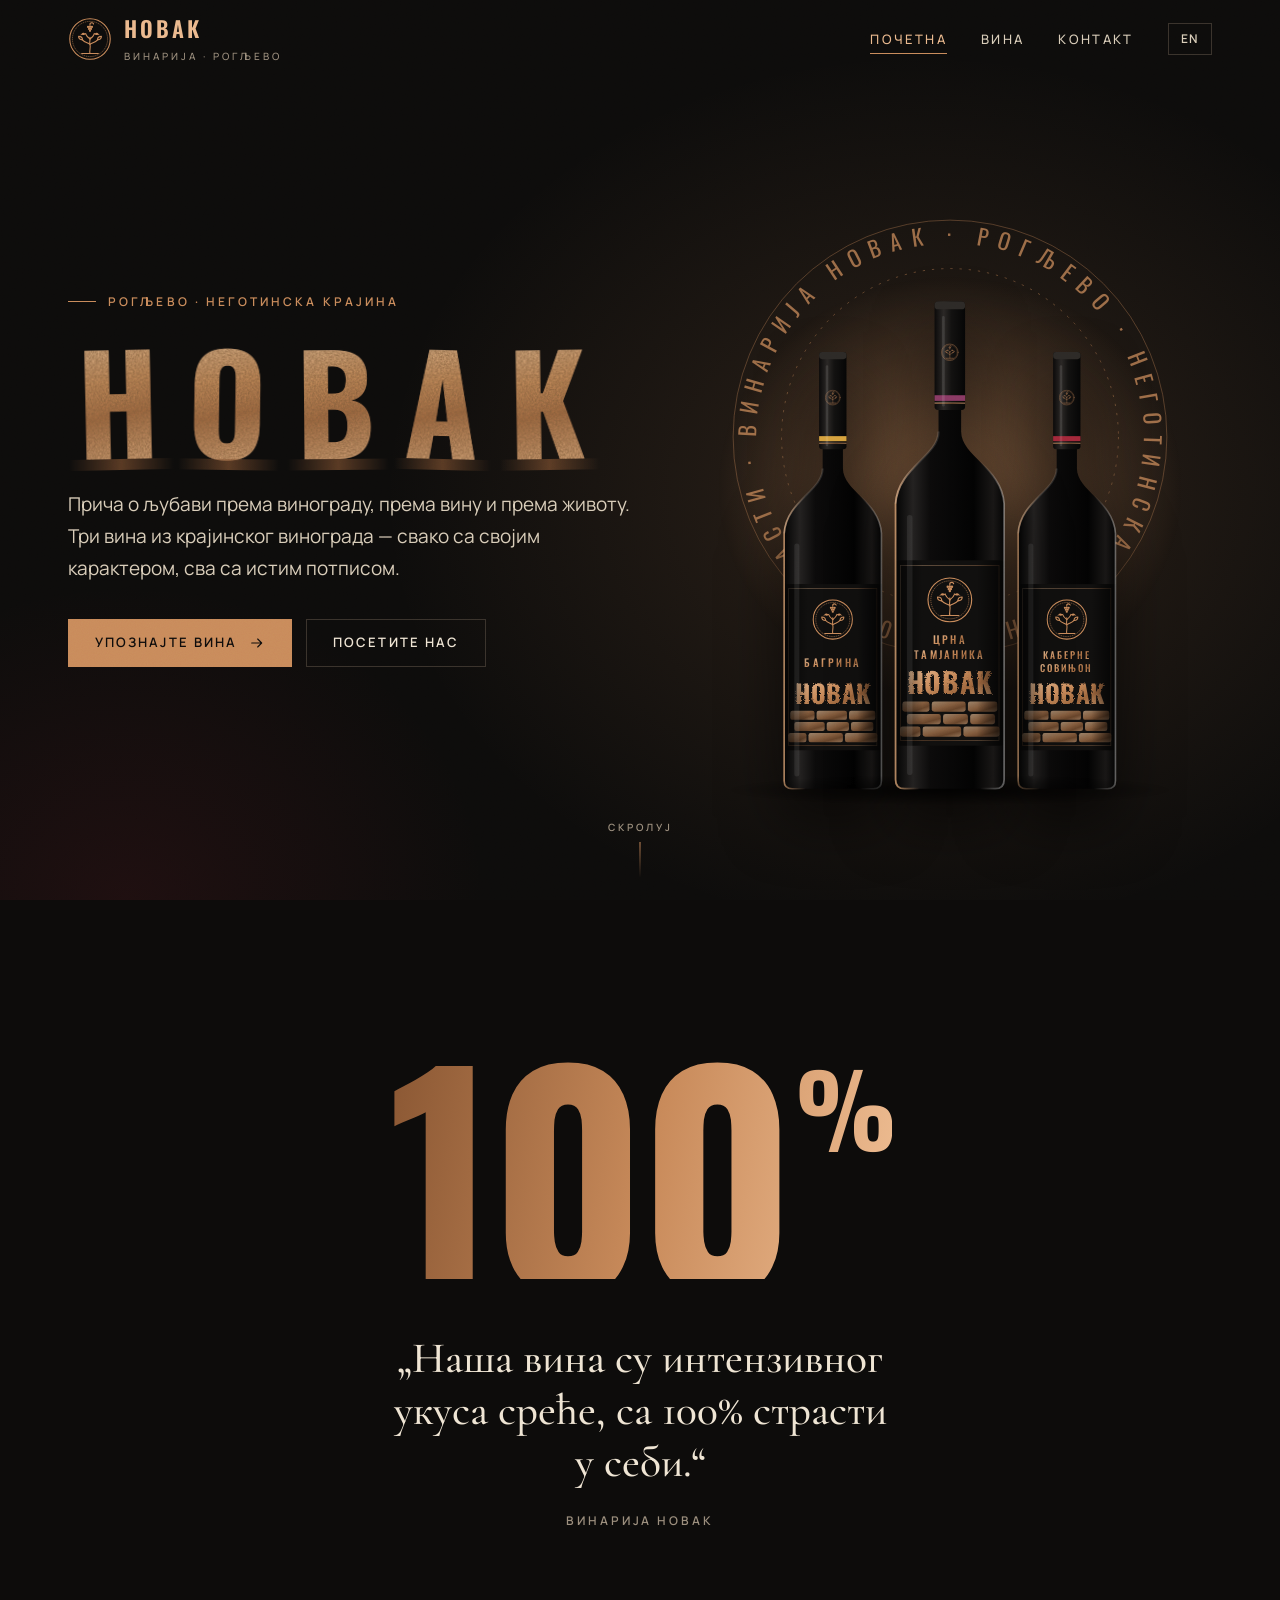
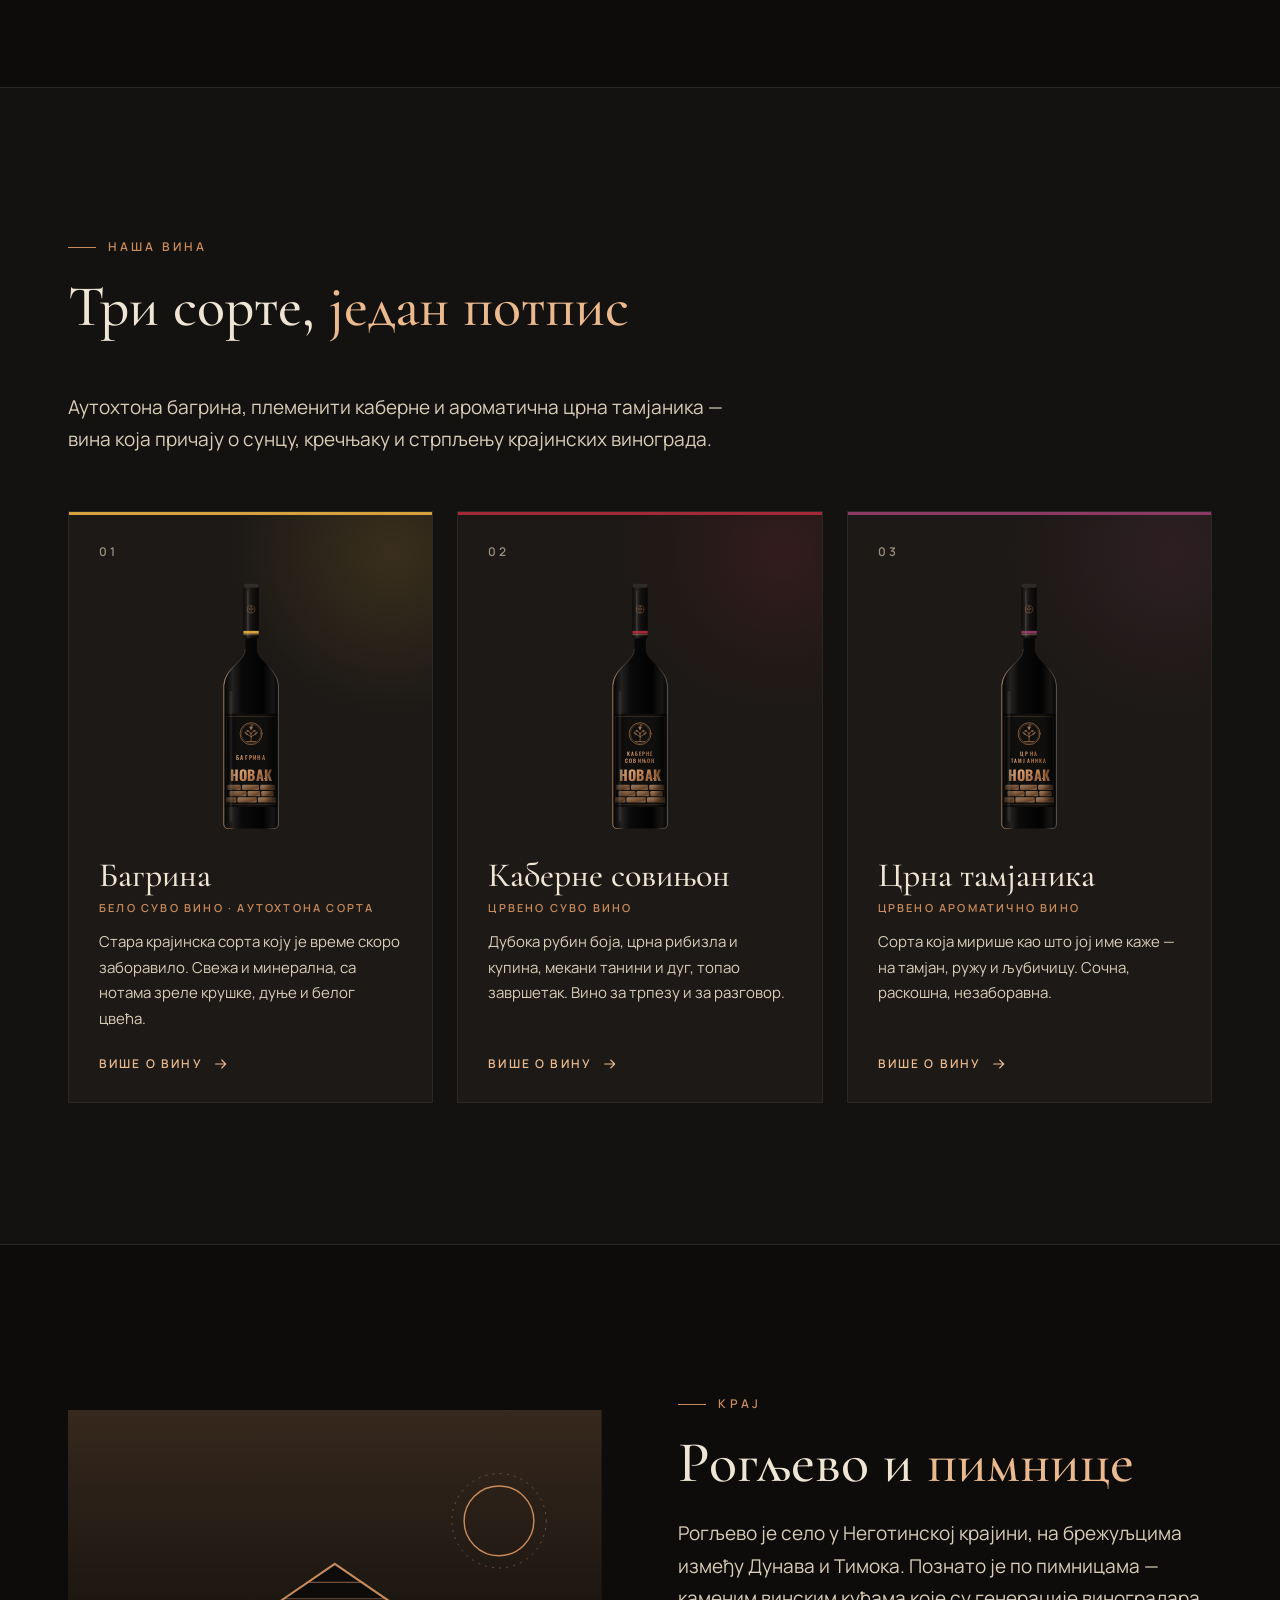
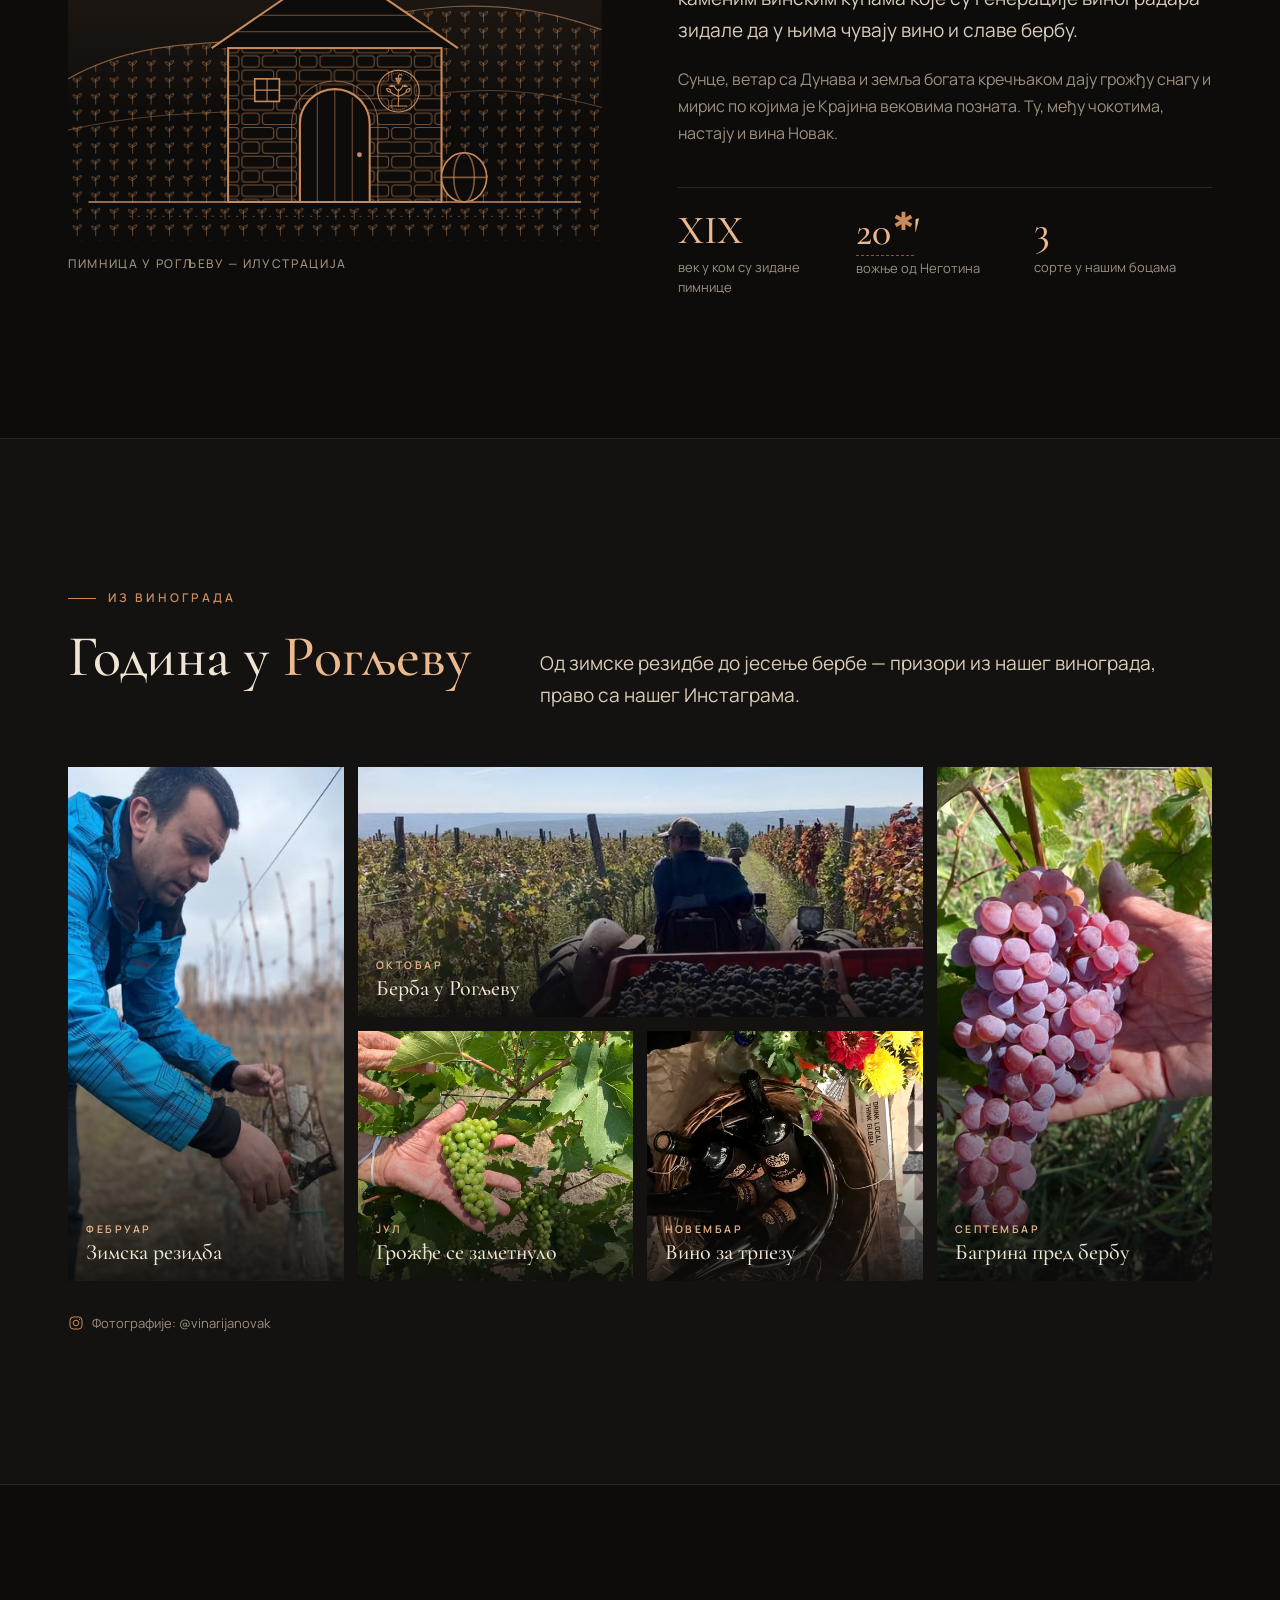
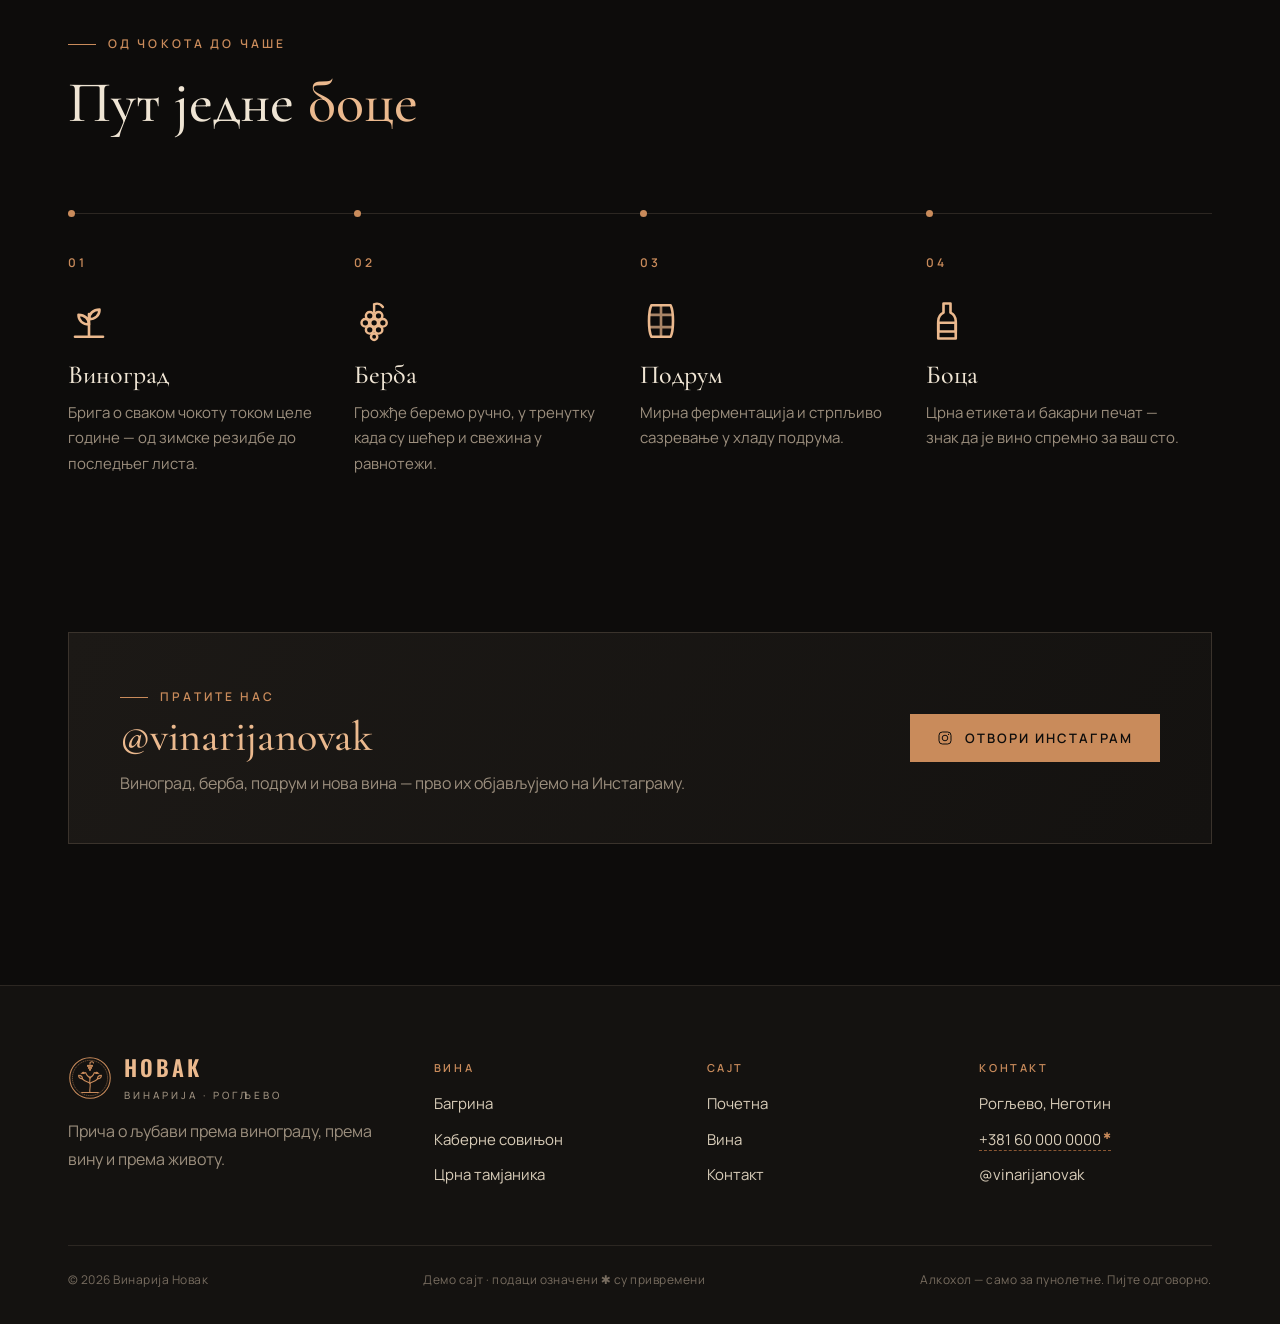
<file: index.html>
<!doctype html>
<html lang="sr-Cyrl">
<head>
<meta charset="utf-8">
<meta name="robots" content="noindex, nofollow">
<meta name="viewport" content="width=device-width, initial-scale=1">
<title>Винарија Новак — Рогљево, Неготинска крајина</title>
<meta name="description" content="Винарија Новак из Рогљева код Неготина: багрина, каберне совињон и црна тамјаника. Прича о љубави према винограду, према вину и према животу.">
<meta name="theme-color" content="#0d0c0b">
<link rel="icon" href="favicon.svg" type="image/svg+xml">
<link rel="preconnect" href="https://fonts.googleapis.com">
<link rel="preconnect" href="https://fonts.gstatic.com" crossorigin>
<link href="https://fonts.googleapis.com/css2?family=Cormorant+Garamond:ital,wght@0,500;0,600;1,500&family=Manrope:wght@400;500;600&family=Oswald:wght@500;700&display=swap" rel="stylesheet">
<link rel="stylesheet" href="style.css">
</head>
<body data-page="index">
<!-- @header -->
<svg class="sprite" width="0" height="0" style="position:absolute" aria-hidden="true" focusable="false">
  <defs>
    <filter id="rough" x="-5%" y="-5%" width="110%" height="110%"><feTurbulence type="fractalNoise" baseFrequency=".9" numOctaves="2" seed="4"/><feDisplacementMap in="SourceGraphic" scale="2.6"/></filter>
    <symbol id="seal" viewBox="0 0 100 100">
      <g fill="none" stroke="currentColor" stroke-width="2.4" stroke-linecap="round" stroke-linejoin="round">
        <circle cx="50" cy="50" r="46"/>
        <circle cx="50" cy="50" r="40" stroke-width="1.2" stroke-dasharray="1 3.4"/>
        <path d="M31 83h38"/>
        <path d="M50 83c-2-7 2-13 0-20s1-11 0-17"/>
        <path d="M50 62c-6-4-12-4-17-10"/><path d="M50 62c6-4 12-4 17-10"/>
        <path d="M50 50c-4-3-8-6-10-12"/><path d="M50 50c4-3 8-6 10-12"/>
        <path d="M33 52c-6 0-9-4-9-8 5 0 9 3 9 8z"/><path d="M67 52c6 0 9-4 9-8-5 0-9 3-9 8z"/>
        <path d="M50 19v-4c3-3 7-2 8 1"/>
      </g>
      <g fill="currentColor">
        <circle cx="45.6" cy="22.5" r="2.6"/><circle cx="50" cy="22.5" r="2.6"/><circle cx="54.4" cy="22.5" r="2.6"/>
        <circle cx="47.8" cy="27" r="2.6"/><circle cx="52.2" cy="27" r="2.6"/><circle cx="50" cy="31.5" r="2.6"/>
        <path d="M30 39q4-5 9-1.5l3-1-1.6 2.4q-4 3.6-8.6 1.2l-4.4 1.2z"/>
        <path d="M70 39q-4-5-9-1.5l-3-1 1.6 2.4q4 3.6 8.6 1.2l4.4 1.2z"/>
      </g>
    </symbol>
    <symbol id="i-arrow" viewBox="0 0 24 24"><path d="M4 12h15M13 6l6 6-6 6" fill="none" stroke="currentColor" stroke-width="1.6" stroke-linecap="round" stroke-linejoin="round"/></symbol>
    <symbol id="i-fish" viewBox="0 0 24 24"><g fill="none" stroke="currentColor" stroke-width="1.5" stroke-linejoin="round"><path d="M2 12c3-4.5 8-6 12.5-3.2L18 11l3-3v8l-3-3-3.5 2.2C10 18 5 16.5 2 12z"/><circle cx="6.5" cy="11.2" r=".6" fill="currentColor"/></g></symbol>
    <symbol id="i-grill" viewBox="0 0 24 24"><g fill="none" stroke="currentColor" stroke-width="1.5" stroke-linecap="round" stroke-linejoin="round"><path d="M3 11h18c0 4-4 6.5-9 6.5S3 15 3 11z"/><path d="M8 17l-2 4M16 17l2 4M12 17.5V21"/><path d="M9 3c-1 1.5 1 2.5 0 4.5M12.5 3c-1 1.5 1 2.5 0 4.5M16 3c-1 1.5 1 2.5 0 4.5"/></g></symbol>
    <symbol id="i-cheese" viewBox="0 0 24 24"><g fill="none" stroke="currentColor" stroke-width="1.5" stroke-linejoin="round"><path d="M3 19v-8l13-6 5 6v8z"/><path d="M3 11h18"/><circle cx="8" cy="15" r="1.3"/><circle cx="15" cy="16" r="1"/><circle cx="17.5" cy="13.5" r=".7"/></g></symbol>
    <symbol id="i-dessert" viewBox="0 0 24 24"><g fill="none" stroke="currentColor" stroke-width="1.5" stroke-linecap="round" stroke-linejoin="round"><path d="M3 20h18v-8L3 9z"/><path d="M3 14l18 1.6"/><circle cx="14" cy="7" r="1.8"/><path d="M14 5.2c.3-1.6 1.4-2.6 3-3"/></g></symbol>
    <symbol id="i-sun" viewBox="0 0 24 24"><g fill="none" stroke="currentColor" stroke-width="1.5" stroke-linecap="round"><circle cx="12" cy="12" r="4"/><path d="M12 2v2.5M12 19.5V22M2 12h2.5M19.5 12H22M4.9 4.9l1.8 1.8M17.3 17.3l1.8 1.8M4.9 19.1l1.8-1.8M17.3 6.7l1.8-1.8"/></g></symbol>
    <symbol id="i-meat" viewBox="0 0 24 24"><g fill="none" stroke="currentColor" stroke-width="1.5" stroke-linecap="round" stroke-linejoin="round"><path d="M15 3.5a5.5 5.5 0 0 1 5.5 5.5c0 3.4-3.2 5.6-6.4 5.4L11 17.5"/><path d="M15 3.5c-3.3 0-5.6 3.2-5.4 6.4L6.5 13"/><path d="M6.5 13 11 17.5"/><path d="M8.6 19.6a2 2 0 1 1-2.8-2.8 2 2 0 1 1 2.8-2.8"/></g></symbol>
    <symbol id="i-leaf" viewBox="0 0 24 24"><g fill="none" stroke="currentColor" stroke-width="1.5" stroke-linecap="round" stroke-linejoin="round"><path d="M5 19c0-8 5-14 14-14 0 9-6 14-14 14z"/><path d="M5 19l8-8"/></g></symbol>
    <symbol id="i-grape" viewBox="0 0 24 24"><g fill="none" stroke="currentColor" stroke-width="1.4"><circle cx="9" cy="9" r="2.2"/><circle cx="14" cy="9" r="2.2"/><circle cx="11.5" cy="13" r="2.2"/><circle cx="6.5" cy="13" r="2.2"/><circle cx="16.5" cy="13" r="2.2"/><circle cx="9" cy="17" r="2.2"/><circle cx="14" cy="17" r="2.2"/><circle cx="11.5" cy="21" r="1.8"/><path d="M11.5 6.8V2.5c2-1 4 0 5 1.5" stroke-linecap="round"/></g></symbol>
    <symbol id="i-gift" viewBox="0 0 24 24"><g fill="none" stroke="currentColor" stroke-width="1.5" stroke-linejoin="round"><path d="M4 11h16v9H4zM3 7.5h18V11H3zM12 7.5V20"/><path d="M12 7.5c-1.5-3.5-6-3.6-5.4-1.4.4 1.5 5.4 1.4 5.4 1.4zm0 0c1.5-3.5 6-3.6 5.4-1.4-.4 1.5-5.4 1.4-5.4 1.4z"/></g></symbol>
    <symbol id="i-glass" viewBox="0 0 24 24"><g fill="none" stroke="currentColor" stroke-width="1.5" stroke-linecap="round" stroke-linejoin="round"><path d="M7 3h10c.3 6-1.8 9.5-5 9.5S6.7 9 7 3z"/><path d="M7.3 7.5h9.4M12 12.5V20M8 21h8"/></g></symbol>
    <symbol id="i-vine" viewBox="0 0 24 24"><g fill="none" stroke="currentColor" stroke-width="1.5" stroke-linecap="round" stroke-linejoin="round"><path d="M12 21V8"/><path d="M12 14c-3.5 0-6-2.2-6-5.5 3.5 0 6 2.2 6 5.5zM12 11c3.5 0 6-2.2 6-5.5-3.5 0-6 2.2-6 5.5z"/><path d="M4 21h16"/></g></symbol>
    <symbol id="i-barrel" viewBox="0 0 24 24"><g fill="none" stroke="currentColor" stroke-width="1.5" stroke-linejoin="round"><path d="M6.5 3h11c1.8 3.5 1.8 14.5 0 18h-11c-1.8-3.5-1.8-14.5 0-18z"/><path d="M5.3 8.5h13.4M5.3 15.5h13.4M12 3v18" opacity=".7"/></g></symbol>
    <symbol id="i-bottle" viewBox="0 0 24 24"><g fill="none" stroke="currentColor" stroke-width="1.5" stroke-linejoin="round"><path d="M10 2h4v5.2c2 1 3 2.6 3 5V22H7v-9.8c0-2.4 1-4 3-5z"/><path d="M7 13h10v5H7z"/></g></symbol>
    <symbol id="i-phone" viewBox="0 0 24 24"><path d="M5 3h3.5l1.5 5-2.2 1.5a12 12 0 0 0 6.7 6.7L16 14l5 1.5V19a2 2 0 0 1-2 2A16 16 0 0 1 3 5a2 2 0 0 1 2-2z" fill="none" stroke="currentColor" stroke-width="1.5" stroke-linejoin="round"/></symbol>
    <symbol id="i-mail" viewBox="0 0 24 24"><g fill="none" stroke="currentColor" stroke-width="1.5" stroke-linejoin="round"><rect x="3" y="5" width="18" height="14" rx="1.5"/><path d="M3.5 6l8.5 7 8.5-7"/></g></symbol>
    <symbol id="i-ig" viewBox="0 0 24 24"><g fill="none" stroke="currentColor" stroke-width="1.5"><rect x="3" y="3" width="18" height="18" rx="5"/><circle cx="12" cy="12" r="4.2"/><circle cx="17.3" cy="6.7" r=".9" fill="currentColor" stroke="none"/></g></symbol>
    <symbol id="i-pin" viewBox="0 0 24 24"><g fill="none" stroke="currentColor" stroke-width="1.5" stroke-linejoin="round"><path d="M12 21.5s-7-6.6-7-12a7 7 0 0 1 14 0c0 5.4-7 12-7 12z"/><circle cx="12" cy="9.5" r="2.6"/></g></symbol>
  </defs>
</svg>
<a class="sr" href="#main" data-i18n="a11y.skip">Прескочи на садржај</a>
<header class="top" id="top">
  <div class="wrap">
    <a class="brand" href="index.html" data-i18n-attr="aria-label:a11y.home" aria-label="Винарија Новак — почетна">
      <svg aria-hidden="true"><use href="#seal"/></svg>
      <span><b>НОВАК</b><small data-i18n="brand.sub">Винарија · Рогљево</small></span>
    </a>
    <button class="burger" type="button" aria-expanded="false" aria-controls="nav" data-i18n-attr="aria-label:a11y.menu" aria-label="Мени"><span></span><span></span><span></span></button>
    <nav class="nav" id="nav" data-i18n-attr="aria-label:a11y.nav" aria-label="Главна навигација">
      <a href="index.html" data-page="index" data-i18n="nav.home">Почетна</a>
      <a href="vina.html" data-page="vina" data-i18n="nav.wines">Вина</a>
      <a href="kontakt.html" data-page="kontakt" data-i18n="nav.contact">Контакт</a>
      <button class="lang" type="button" data-lang-toggle aria-label="English version">EN</button>
    </nav>
  </div>
</header>
<!-- /@header -->

<main id="main">
  <!-- ХЕРОЈ -->
  <section class="hero">
    <div class="wrap">
      <div class="hero-text">
        <span class="kicker" data-i18n="hero.kicker">Рогљево · Неготинска крајина</span>
        <h1 class="wordmark" aria-label="Новак">
          <span style="--i:0;--r:-1.2deg">Н</span><span style="--i:1;--r:.8deg">О</span><span style="--i:2;--r:-.5deg">В</span><span style="--i:3;--r:1.4deg">А</span><span style="--i:4;--r:-.9deg">К</span>
        </h1>
        <p class="lead" data-i18n="hero.lead">Прича о љубави према винограду, према вину и према животу. Три вина из крајинског винограда — свако са својим карактером, сва са истим потписом.</p>
        <div class="hero-ctas">
          <a class="btn" href="vina.html"><span data-i18n="hero.cta1">Упознајте вина</span><svg aria-hidden="true"><use href="#i-arrow"/></svg></a>
          <a class="btn ghost" href="kontakt.html" data-i18n="hero.cta2">Посетите нас</a>
        </div>
      </div>

      <div class="trio" aria-label="Три вина">
        <svg class="seal-ring" viewBox="0 0 200 200" aria-hidden="true">
          <defs><path id="ringpath" d="M100 100m-84 0a84 84 0 1 1 168 0a84 84 0 1 1-168 0"/></defs>
          <g class="ring">
            <text font-family="Oswald, sans-serif" font-size="9.6" letter-spacing="4.2" fill="currentColor"><textPath href="#ringpath">ВИНАРИЈА НОВАК · РОГЉЕВО · НЕГОТИНСКА КРАЈИНА · 100% СТРАСТИ ·</textPath></text>
          </g>
          <circle cx="100" cy="100" r="94" fill="none" stroke="currentColor" stroke-width=".4" opacity=".5"/>
          <circle cx="100" cy="100" r="73" fill="none" stroke="currentColor" stroke-width=".4" stroke-dasharray="1 3" opacity=".6"/>
        </svg>
        <a href="vina.html#bagrina" style="--c:var(--bagrina)"><span class="tag"><i></i><span data-i18n="w.bagrina">Багрина</span></span><span data-bottle="bagrina"></span></a>
        <a href="vina.html#tamjanika" style="--c:var(--tamjanika)"><span class="tag"><i></i><span data-i18n="w.tamjanika">Црна тамјаника</span></span><span data-bottle="tamjanika"></span></a>
        <a href="vina.html#kaberne" style="--c:var(--kaberne)"><span class="tag"><i></i><span data-i18n="w.kaberne">Каберне совињон</span></span><span data-bottle="kaberne"></span></a>
        <span class="shadow"></span>
      </div>
    </div>
    <span class="scroll-hint" data-i18n="hero.scroll">Скролуј</span>
  </section>

  <!-- 100% СТРАСТИ -->
  <section class="passion">
    <div class="wrap rv">
      <div class="big foil" aria-label="100%"><span data-count="100">100</span><sup>%</sup></div>
      <q data-i18n="passion.q">Наша вина су интензивног укуса среће, са 100% страсти у себи.</q>
      <cite data-i18n="foot.name">Винарија Новак</cite>
    </div>
  </section>

  <!-- ВИНА -->
  <section class="sec alt" id="vina">
    <div class="wrap">
      <div class="sec-head">
        <div class="rv">
          <span class="kicker" data-i18n="wines.kicker">Наша вина</span>
          <h2 class="h-sec" data-i18n="wines.title">Три сорте, <em>један потпис</em></h2>
        </div>
        <p class="lead rv d1" data-i18n="wines.lead">Аутохтона багрина, племенити каберне и ароматична црна тамјаника — вина која причају о сунцу, кречњаку и стрпљењу крајинских винограда.</p>
      </div>
      <div class="wines">
        <a class="wcard rv" href="vina.html#bagrina" style="--c:var(--bagrina)">
          <span class="num">01</span>
          <div class="bottle-mini" data-bottle="bagrina"></div>
          <h3 data-i18n="w.bagrina">Багрина</h3>
          <div class="type" data-i18n="w.bagrina.type">Бело суво вино · аутохтона сорта</div>
          <p data-i18n="w.bagrina.short">Стара крајинска сорта коју је време скоро заборавило. Свежа и минерална, са нотама зреле крушке, дуње и белог цвећа.</p>
          <span class="more"><span data-i18n="more">Више о вину</span><svg aria-hidden="true"><use href="#i-arrow"/></svg></span>
        </a>
        <a class="wcard rv d1" href="vina.html#kaberne" style="--c:var(--kaberne)">
          <span class="num">02</span>
          <div class="bottle-mini" data-bottle="kaberne"></div>
          <h3 data-i18n="w.kaberne">Каберне совињон</h3>
          <div class="type" data-i18n="w.kaberne.type">Црвено суво вино</div>
          <p data-i18n="w.kaberne.short">Дубока рубин боја, црна рибизла и купина, мекани танини и дуг, топао завршетак. Вино за трпезу и за разговор.</p>
          <span class="more"><span data-i18n="more">Више о вину</span><svg aria-hidden="true"><use href="#i-arrow"/></svg></span>
        </a>
        <a class="wcard rv d2" href="vina.html#tamjanika" style="--c:var(--tamjanika)">
          <span class="num">03</span>
          <div class="bottle-mini" data-bottle="tamjanika"></div>
          <h3 data-i18n="w.tamjanika">Црна тамјаника</h3>
          <div class="type" data-i18n="w.tamjanika.type">Црвено ароматично вино</div>
          <p data-i18n="w.tamjanika.short">Сорта која мирише као што јој име каже — на тамјан, ружу и љубичицу. Сочна, раскошна, незаборавна.</p>
          <span class="more"><span data-i18n="more">Више о вину</span><svg aria-hidden="true"><use href="#i-arrow"/></svg></span>
        </a>
      </div>
    </div>
  </section>

  <!-- КРАЈ -->
  <section class="sec">
    <div class="wrap land">
      <figure class="rv">
        <svg viewBox="0 0 520 420" role="img" data-i18n-attr="aria-label:land.alt" aria-label="Илустрација камене пимнице у винограду">
          <defs>
            <pattern id="stones" width="56" height="28" patternUnits="userSpaceOnUse">
              <rect x="1.5" y="1.5" width="31" height="11" rx="3" fill="none" stroke="currentColor" stroke-width="1" opacity=".55"/>
              <rect x="35.5" y="1.5" width="19" height="11" rx="3" fill="none" stroke="currentColor" stroke-width="1" opacity=".55"/>
              <rect x="1.5" y="15.5" width="17" height="11" rx="3" fill="none" stroke="currentColor" stroke-width="1" opacity=".55"/>
              <rect x="21.5" y="15.5" width="33" height="11" rx="3" fill="none" stroke="currentColor" stroke-width="1" opacity=".55"/>
            </pattern>
            <pattern id="vines" width="18" height="16" patternUnits="userSpaceOnUse">
              <path d="M9 15V6M9 9c-2.5 0-4-1.6-4-3.6 2.5 0 4 1.6 4 3.6zM9 8c2.5 0 4-1.6 4-3.6-2.5 0-4 1.6-4 3.6z" fill="none" stroke="currentColor" stroke-width=".9" opacity=".7"/>
            </pattern>
            <linearGradient id="dusk" x1="0" y1="0" x2="0" y2="1"><stop offset="0" stop-color="#c98b5b" stop-opacity=".22"/><stop offset="1" stop-color="#c98b5b" stop-opacity="0"/></linearGradient>
          </defs>
          <rect x="0" y="0" width="520" height="300" fill="url(#dusk)"/>
          <circle cx="420" cy="108" r="34" fill="none" stroke="currentColor" stroke-width="1.4"/>
          <circle cx="420" cy="108" r="46" fill="none" stroke="currentColor" stroke-width=".6" stroke-dasharray="2 5" opacity=".7"/>
          <path d="M0 262C90 212 170 236 250 214S420 176 520 214V420H0z" fill="url(#vines)" opacity=".7"/>
          <path d="M0 262C90 212 170 236 250 214S420 176 520 214" fill="none" stroke="currentColor" stroke-width="1.2" opacity=".6"/>
          <path d="M0 312C110 286 200 300 300 284S450 270 520 290" fill="none" stroke="currentColor" stroke-width="1" opacity=".4"/>
          <!-- пимница -->
          <path d="M140 232 260 150 380 232" fill="#0d0c0b" stroke="currentColor" stroke-width="2" stroke-linejoin="round"/>
          <path d="M163 216h194M186 200h148M209 184h102M232 168h56" stroke="currentColor" stroke-width="1" opacity=".55"/>
          <rect x="156" y="232" width="208" height="150" fill="#0d0c0b"/>
          <rect x="156" y="232" width="208" height="150" fill="url(#stones)"/>
          <rect x="156" y="232" width="208" height="150" fill="none" stroke="currentColor" stroke-width="2"/>
          <path d="M226 382V306a34 34 0 0 1 68 0v76z" fill="#0d0c0b" stroke="currentColor" stroke-width="2"/>
          <path d="M218 382V306a42 42 0 0 1 84 0v76" fill="none" stroke="currentColor" stroke-width="1" opacity=".6"/>
          <path d="M243 382V280M260 382V273M277 382V280" stroke="currentColor" stroke-width="1" opacity=".55"/>
          <circle cx="284" cy="336" r="2.4" fill="currentColor"/>
          <rect x="182" y="262" width="24" height="22" fill="#0d0c0b" stroke="currentColor" stroke-width="1.6"/>
          <path d="M194 262v22M182 273h24" stroke="currentColor" stroke-width="1"/>
          <use href="#seal" x="300" y="252" width="44" height="44" color="currentColor"/>
          <!-- буре -->
          <g transform="translate(386 336)" fill="#0d0c0b" stroke="currentColor" stroke-width="1.6">
            <ellipse cx="0" cy="22" rx="22" ry="24"/><ellipse cx="0" cy="22" rx="10" ry="24" fill="none" opacity=".6"/><path d="M-22 22h44" fill="none" opacity=".6"/>
          </g>
          <path d="M20 382h480" stroke="currentColor" stroke-width="1.6"/>
          <path d="M60 396h400" stroke="currentColor" stroke-width=".8" stroke-dasharray="2 6" opacity=".6"/>
        </svg>
        <figcaption data-i18n="land.cap">Пимница у Рогљеву — илустрација</figcaption>
      </figure>
      <div>
        <span class="kicker rv" data-i18n="land.kicker">Крај</span>
        <h2 class="h-sec rv" data-i18n="land.title">Рогљево и <em>пимнице</em></h2>
        <p class="lead rv d1" data-i18n="land.p1">Рогљево је село у Неготинској крајини, на брежуљцима између Дунава и Тимока. Познато је по пимницама — каменим винским кућама које су генерације виноградара зидале да у њима чувају вино и славе бербу.</p>
        <p class="muted rv d2" data-i18n="land.p2">Сунце, ветар са Дунава и земља богата кречњаком дају грожђу снагу и мирис по којима је Крајина вековима позната. Ту, међу чокотима, настају и вина Новак.</p>
        <div class="facts rv d3">
          <div><b data-i18n="land.f1n">XIX</b><span data-i18n="land.f1">век у ком су зидане пимнице</span></div>
          <div><b><span class="ph" title="Привремени податак">20</span>′</b><span data-i18n="land.f2">вожње од Неготина</span></div>
          <div><b>3</b><span data-i18n="land.f3">сорте у нашим боцама</span></div>
        </div>
      </div>
    </div>
  </section>

  <!-- ГАЛЕРИЈА (фотографије са Инстаграма винарије) -->
  <section class="sec alt" id="galerija">
    <div class="wrap">
      <div class="sec-head">
        <div class="rv">
          <span class="kicker" data-i18n="gal.kicker">Из винограда</span>
          <h2 class="h-sec" data-i18n="gal.title">Година у <em>Рогљеву</em></h2>
        </div>
        <p class="lead rv d1" data-i18n="gal.lead">Од зимске резидбе до јесење бербе — призори из нашег винограда, право са нашег Инстаграма.</p>
      </div>
      <div class="gallery">
        <figure class="g ga rv"><button type="button" data-full="rezidba.jpg"><img src="rezidba.jpg" width="512" height="640" loading="lazy" data-i18n-attr="alt:gal.1a" alt="Виноградар орезује чокот у зимском винограду"></button>
          <figcaption><b data-i18n="gal.1m">Фебруар</b><span data-i18n="gal.1">Зимска резидба</span></figcaption></figure>
        <figure class="g gb rv d1"><button type="button" data-full="berba.jpg"><img src="berba.jpg" width="640" height="360" loading="lazy" data-i18n-attr="alt:gal.4a" alt="Трактор са гајбама црног грожђа у винограду током бербе"></button>
          <figcaption><b data-i18n="gal.4m">Октобар</b><span data-i18n="gal.4">Берба у Рогљеву</span></figcaption></figure>
        <figure class="g gc rv d2"><button type="button" data-full="bagrina-grozd.jpg"><img src="bagrina-grozd.jpg" width="512" height="640" loading="lazy" data-i18n-attr="alt:gal.3a" alt="Ружичаст грозд багрине на длану"></button>
          <figcaption><b data-i18n="gal.3m">Септембар</b><span data-i18n="gal.3">Багрина пред бербу</span></figcaption></figure>
        <figure class="g gd rv"><button type="button" data-full="grozdje-jul.jpg"><img src="grozdje-jul.jpg" width="512" height="640" loading="lazy" data-i18n-attr="alt:gal.2a" alt="Млад зелен грозд на чокоту"></button>
          <figcaption><b data-i18n="gal.2m">Јул</b><span data-i18n="gal.2">Грожђе се заметнуло</span></figcaption></figure>
        <figure class="g ge rv d1"><button type="button" data-full="korpa.jpg"><img src="korpa.jpg" width="519" height="640" loading="lazy" data-i18n-attr="alt:gal.5a" alt="Боце вина Новак у плетеној корпи са јесењим цвећем"></button>
          <figcaption><b data-i18n="gal.5m">Новембар</b><span data-i18n="gal.5">Вино за трпезу</span></figcaption></figure>
      </div>
      <p class="gal-src rv"><a href="https://www.instagram.com/vinarijanovak/" target="_blank" rel="noopener"><svg aria-hidden="true"><use href="#i-ig"/></svg><span data-i18n="gal.src">Фотографије: @vinarijanovak</span></a></p>
    </div>
  </section>

  <!-- ОД ЧОКОТА ДО ЧАШЕ -->
  <section class="sec">
    <div class="wrap">
      <div class="sec-head">
        <div class="rv">
          <span class="kicker" data-i18n="steps.kicker">Од чокота до чаше</span>
          <h2 class="h-sec" data-i18n="steps.title">Пут једне <em>боце</em></h2>
        </div>
      </div>
      <div class="steps">
        <div class="step rv"><svg aria-hidden="true"><use href="#i-vine"/></svg><h3 data-i18n="steps.1t">Виноград</h3><p data-i18n="steps.1">Брига о сваком чокоту током целе године — од зимске резидбе до последњег листа.</p></div>
        <div class="step rv d1"><svg aria-hidden="true"><use href="#i-grape"/></svg><h3 data-i18n="steps.2t">Берба</h3><p data-i18n="steps.2">Грожђе беремо ручно, у тренутку када су шећер и свежина у равнотежи.</p></div>
        <div class="step rv d2"><svg aria-hidden="true"><use href="#i-barrel"/></svg><h3 data-i18n="steps.3t">Подрум</h3><p data-i18n="steps.3">Мирна ферментација и стрпљиво сазревање у хладу подрума.</p></div>
        <div class="step rv d3"><svg aria-hidden="true"><use href="#i-bottle"/></svg><h3 data-i18n="steps.4t">Боца</h3><p data-i18n="steps.4">Црна етикета и бакарни печат — знак да је вино спремно за ваш сто.</p></div>
      </div>
    </div>
  </section>

  <!-- ИНСТАГРАМ -->
  <section class="sec" style="padding-top:0">
    <div class="wrap">
      <div class="ig rv">
        <div>
          <span class="kicker" data-i18n="ig.kicker">Пратите нас</span>
          <h2><a href="https://www.instagram.com/vinarijanovak/" target="_blank" rel="noopener">@vinarijanovak</a></h2>
          <p class="muted" style="margin:10px 0 0" data-i18n="ig.p">Виноград, берба, подрум и нова вина — прво их објављујемо на Инстаграму.</p>
        </div>
        <a class="btn" href="https://www.instagram.com/vinarijanovak/" target="_blank" rel="noopener"><svg aria-hidden="true"><use href="#i-ig"/></svg><span data-i18n="ig.btn">Отвори Инстаграм</span></a>
      </div>
    </div>
  </section>
</main>

<!-- @footer -->
<footer class="foot">
  <div class="wrap">
    <div class="foot-grid">
      <div>
        <a class="brand" href="index.html" aria-hidden="true" tabindex="-1">
          <svg><use href="#seal"/></svg>
          <span><b>НОВАК</b><small data-i18n="brand.sub">Винарија · Рогљево</small></span>
        </a>
        <p class="muted" data-i18n="foot.about">Прича о љубави према винограду, према вину и према животу.</p>
      </div>
      <div>
        <h4 data-i18n="foot.wines">Вина</h4>
        <ul>
          <li><a href="vina.html#bagrina" data-i18n="w.bagrina">Багрина</a></li>
          <li><a href="vina.html#kaberne" data-i18n="w.kaberne">Каберне совињон</a></li>
          <li><a href="vina.html#tamjanika" data-i18n="w.tamjanika">Црна тамјаника</a></li>
        </ul>
      </div>
      <div>
        <h4 data-i18n="foot.site">Сајт</h4>
        <ul>
          <li><a href="index.html" data-i18n="nav.home">Почетна</a></li>
          <li><a href="vina.html" data-i18n="nav.wines">Вина</a></li>
          <li><a href="kontakt.html" data-i18n="nav.contact">Контакт</a></li>
        </ul>
      </div>
      <div>
        <h4 data-i18n="foot.contact">Контакт</h4>
        <ul>
          <li data-i18n="foot.place">Рогљево, Неготин</li>
          <li><a href="tel:+381600000000"><span class="ph" title="Привремени податак">+381 60 000 0000</span></a></li>
          <li><a href="https://www.instagram.com/vinarijanovak/" target="_blank" rel="noopener">@vinarijanovak</a></li>
        </ul>
      </div>
    </div>
    <div class="foot-note">
      <span>© 2026 <span data-i18n="foot.name">Винарија Новак</span></span>
      <span data-i18n="foot.demo">Демо сајт · подаци означени ✱ су привремени</span>
      <span data-i18n="foot.age">Алкохол — само за пунолетне. Пијте одговорно.</span>
    </div>
  </div>
</footer>
<nav class="mbar" data-i18n-attr="aria-label:a11y.quick" aria-label="Брзе акције">
  <a href="tel:+381600000000"><svg aria-hidden="true"><use href="#i-phone"/></svg><span data-i18n="mb.call">Позови</span></a>
  <a href="https://www.instagram.com/vinarijanovak/" target="_blank" rel="noopener"><svg aria-hidden="true"><use href="#i-ig"/></svg><span>Instagram</span></a>
  <a href="https://www.google.com/maps/dir/?api=1&amp;destination=44.1236,22.5656" target="_blank" rel="noopener"><svg aria-hidden="true"><use href="#i-pin"/></svg><span data-i18n="mb.route">Пут до нас</span></a>
</nav>
<!-- /@footer -->
<script src="i18n.js"></script>
<script src="app.js"></script>
</body>
</html>
</file>
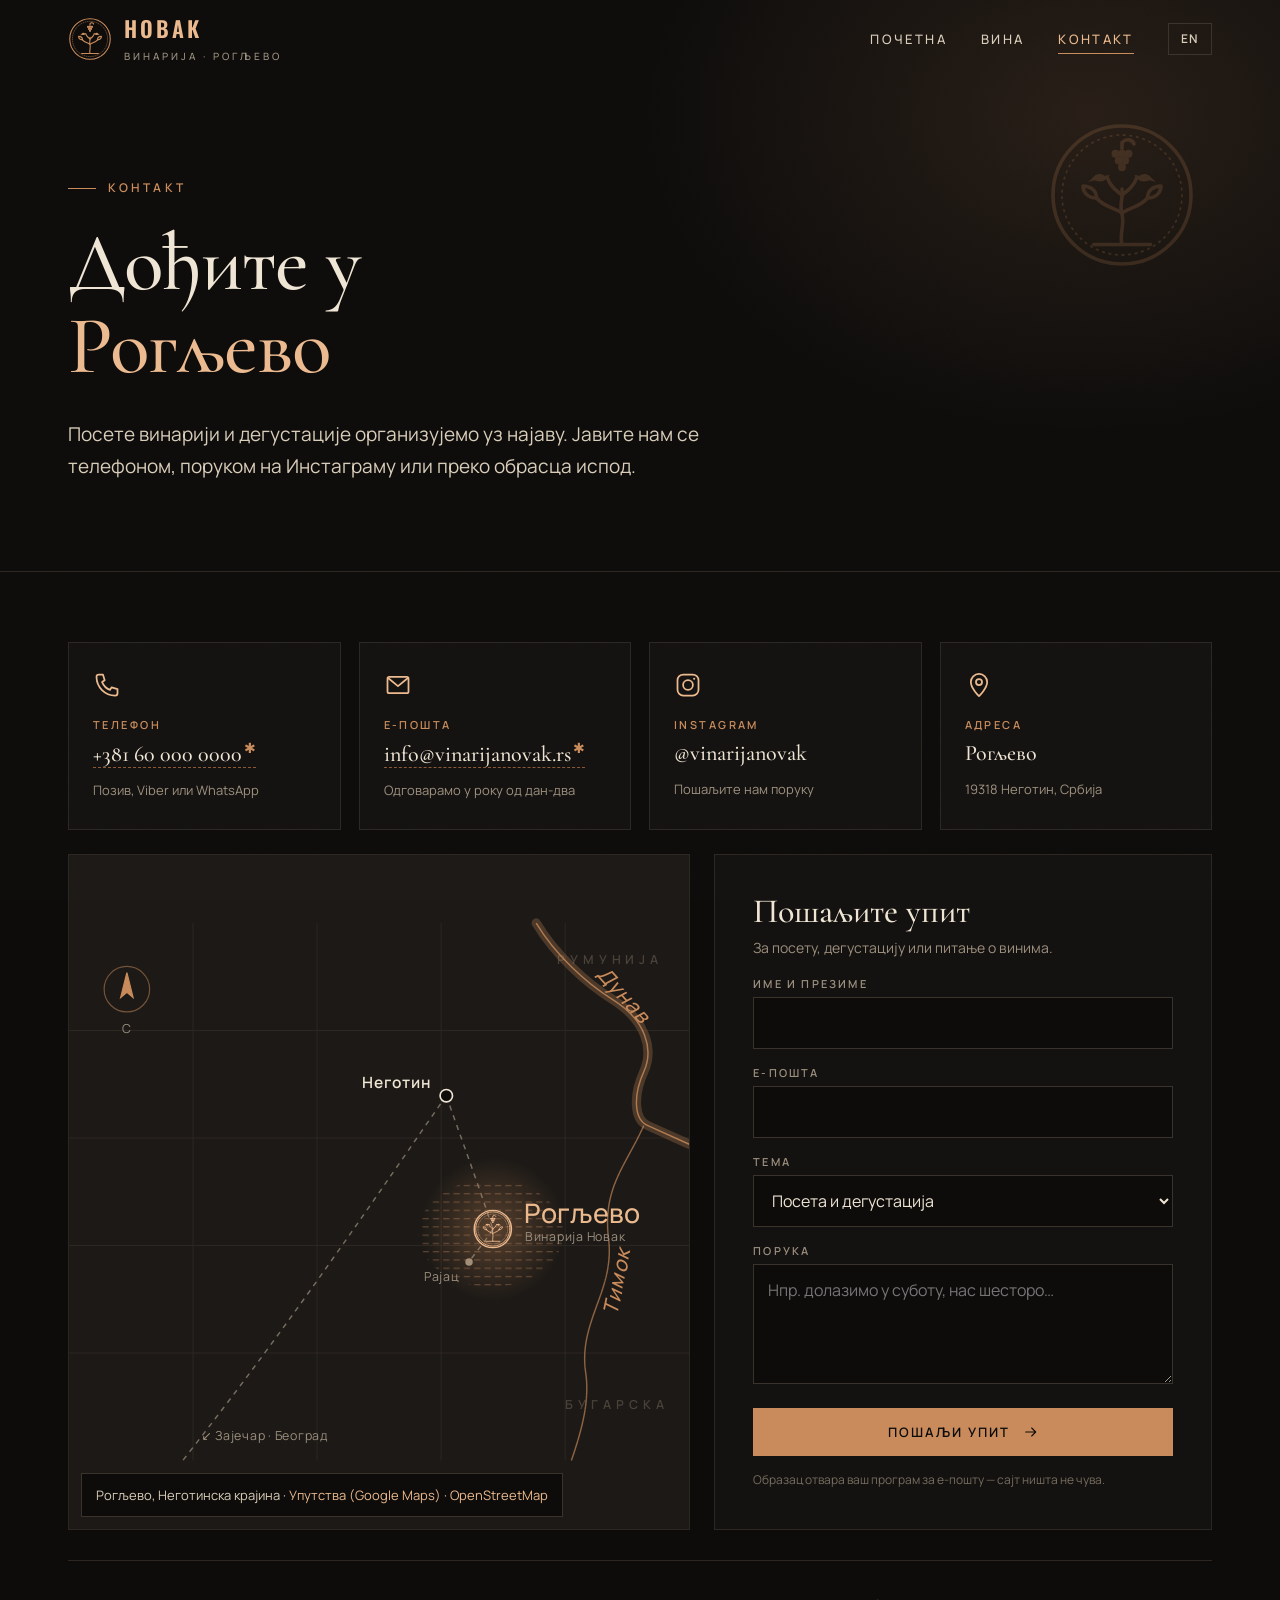
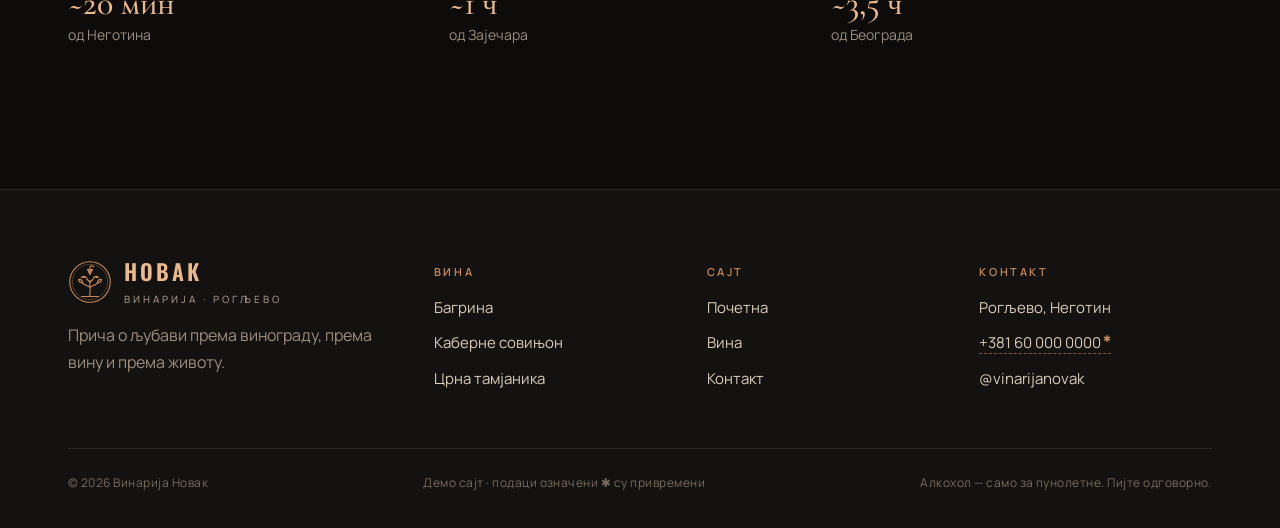
<file: kontakt.html>
<!doctype html>
<html lang="sr-Cyrl">
<head>
<meta charset="utf-8">
<meta name="robots" content="noindex, nofollow">
<meta name="viewport" content="width=device-width, initial-scale=1">
<title>Контакт — Винарија Новак</title>
<meta name="description" content="Посетите Винарију Новак у Рогљеву код Неготина. Посете и дегустације уз најаву.">
<meta name="theme-color" content="#0d0c0b">
<link rel="icon" href="favicon.svg" type="image/svg+xml">
<link rel="preconnect" href="https://fonts.googleapis.com">
<link rel="preconnect" href="https://fonts.gstatic.com" crossorigin>
<link href="https://fonts.googleapis.com/css2?family=Cormorant+Garamond:ital,wght@0,500;0,600;1,500&family=Manrope:wght@400;500;600&family=Oswald:wght@500;700&display=swap" rel="stylesheet">
<link rel="stylesheet" href="style.css">
</head>
<body data-page="kontakt">
<!-- @header -->
<svg class="sprite" width="0" height="0" style="position:absolute" aria-hidden="true" focusable="false">
  <defs>
    <filter id="rough" x="-5%" y="-5%" width="110%" height="110%"><feTurbulence type="fractalNoise" baseFrequency=".9" numOctaves="2" seed="4"/><feDisplacementMap in="SourceGraphic" scale="2.6"/></filter>
    <symbol id="seal" viewBox="0 0 100 100">
      <g fill="none" stroke="currentColor" stroke-width="2.4" stroke-linecap="round" stroke-linejoin="round">
        <circle cx="50" cy="50" r="46"/>
        <circle cx="50" cy="50" r="40" stroke-width="1.2" stroke-dasharray="1 3.4"/>
        <path d="M31 83h38"/>
        <path d="M50 83c-2-7 2-13 0-20s1-11 0-17"/>
        <path d="M50 62c-6-4-12-4-17-10"/><path d="M50 62c6-4 12-4 17-10"/>
        <path d="M50 50c-4-3-8-6-10-12"/><path d="M50 50c4-3 8-6 10-12"/>
        <path d="M33 52c-6 0-9-4-9-8 5 0 9 3 9 8z"/><path d="M67 52c6 0 9-4 9-8-5 0-9 3-9 8z"/>
        <path d="M50 19v-4c3-3 7-2 8 1"/>
      </g>
      <g fill="currentColor">
        <circle cx="45.6" cy="22.5" r="2.6"/><circle cx="50" cy="22.5" r="2.6"/><circle cx="54.4" cy="22.5" r="2.6"/>
        <circle cx="47.8" cy="27" r="2.6"/><circle cx="52.2" cy="27" r="2.6"/><circle cx="50" cy="31.5" r="2.6"/>
        <path d="M30 39q4-5 9-1.5l3-1-1.6 2.4q-4 3.6-8.6 1.2l-4.4 1.2z"/>
        <path d="M70 39q-4-5-9-1.5l-3-1 1.6 2.4q4 3.6 8.6 1.2l4.4 1.2z"/>
      </g>
    </symbol>
    <symbol id="i-arrow" viewBox="0 0 24 24"><path d="M4 12h15M13 6l6 6-6 6" fill="none" stroke="currentColor" stroke-width="1.6" stroke-linecap="round" stroke-linejoin="round"/></symbol>
    <symbol id="i-fish" viewBox="0 0 24 24"><g fill="none" stroke="currentColor" stroke-width="1.5" stroke-linejoin="round"><path d="M2 12c3-4.5 8-6 12.5-3.2L18 11l3-3v8l-3-3-3.5 2.2C10 18 5 16.5 2 12z"/><circle cx="6.5" cy="11.2" r=".6" fill="currentColor"/></g></symbol>
    <symbol id="i-grill" viewBox="0 0 24 24"><g fill="none" stroke="currentColor" stroke-width="1.5" stroke-linecap="round" stroke-linejoin="round"><path d="M3 11h18c0 4-4 6.5-9 6.5S3 15 3 11z"/><path d="M8 17l-2 4M16 17l2 4M12 17.5V21"/><path d="M9 3c-1 1.5 1 2.5 0 4.5M12.5 3c-1 1.5 1 2.5 0 4.5M16 3c-1 1.5 1 2.5 0 4.5"/></g></symbol>
    <symbol id="i-cheese" viewBox="0 0 24 24"><g fill="none" stroke="currentColor" stroke-width="1.5" stroke-linejoin="round"><path d="M3 19v-8l13-6 5 6v8z"/><path d="M3 11h18"/><circle cx="8" cy="15" r="1.3"/><circle cx="15" cy="16" r="1"/><circle cx="17.5" cy="13.5" r=".7"/></g></symbol>
    <symbol id="i-dessert" viewBox="0 0 24 24"><g fill="none" stroke="currentColor" stroke-width="1.5" stroke-linecap="round" stroke-linejoin="round"><path d="M3 20h18v-8L3 9z"/><path d="M3 14l18 1.6"/><circle cx="14" cy="7" r="1.8"/><path d="M14 5.2c.3-1.6 1.4-2.6 3-3"/></g></symbol>
    <symbol id="i-sun" viewBox="0 0 24 24"><g fill="none" stroke="currentColor" stroke-width="1.5" stroke-linecap="round"><circle cx="12" cy="12" r="4"/><path d="M12 2v2.5M12 19.5V22M2 12h2.5M19.5 12H22M4.9 4.9l1.8 1.8M17.3 17.3l1.8 1.8M4.9 19.1l1.8-1.8M17.3 6.7l1.8-1.8"/></g></symbol>
    <symbol id="i-meat" viewBox="0 0 24 24"><g fill="none" stroke="currentColor" stroke-width="1.5" stroke-linecap="round" stroke-linejoin="round"><path d="M15 3.5a5.5 5.5 0 0 1 5.5 5.5c0 3.4-3.2 5.6-6.4 5.4L11 17.5"/><path d="M15 3.5c-3.3 0-5.6 3.2-5.4 6.4L6.5 13"/><path d="M6.5 13 11 17.5"/><path d="M8.6 19.6a2 2 0 1 1-2.8-2.8 2 2 0 1 1 2.8-2.8"/></g></symbol>
    <symbol id="i-leaf" viewBox="0 0 24 24"><g fill="none" stroke="currentColor" stroke-width="1.5" stroke-linecap="round" stroke-linejoin="round"><path d="M5 19c0-8 5-14 14-14 0 9-6 14-14 14z"/><path d="M5 19l8-8"/></g></symbol>
    <symbol id="i-grape" viewBox="0 0 24 24"><g fill="none" stroke="currentColor" stroke-width="1.4"><circle cx="9" cy="9" r="2.2"/><circle cx="14" cy="9" r="2.2"/><circle cx="11.5" cy="13" r="2.2"/><circle cx="6.5" cy="13" r="2.2"/><circle cx="16.5" cy="13" r="2.2"/><circle cx="9" cy="17" r="2.2"/><circle cx="14" cy="17" r="2.2"/><circle cx="11.5" cy="21" r="1.8"/><path d="M11.5 6.8V2.5c2-1 4 0 5 1.5" stroke-linecap="round"/></g></symbol>
    <symbol id="i-gift" viewBox="0 0 24 24"><g fill="none" stroke="currentColor" stroke-width="1.5" stroke-linejoin="round"><path d="M4 11h16v9H4zM3 7.5h18V11H3zM12 7.5V20"/><path d="M12 7.5c-1.5-3.5-6-3.6-5.4-1.4.4 1.5 5.4 1.4 5.4 1.4zm0 0c1.5-3.5 6-3.6 5.4-1.4-.4 1.5-5.4 1.4-5.4 1.4z"/></g></symbol>
    <symbol id="i-glass" viewBox="0 0 24 24"><g fill="none" stroke="currentColor" stroke-width="1.5" stroke-linecap="round" stroke-linejoin="round"><path d="M7 3h10c.3 6-1.8 9.5-5 9.5S6.7 9 7 3z"/><path d="M7.3 7.5h9.4M12 12.5V20M8 21h8"/></g></symbol>
    <symbol id="i-vine" viewBox="0 0 24 24"><g fill="none" stroke="currentColor" stroke-width="1.5" stroke-linecap="round" stroke-linejoin="round"><path d="M12 21V8"/><path d="M12 14c-3.5 0-6-2.2-6-5.5 3.5 0 6 2.2 6 5.5zM12 11c3.5 0 6-2.2 6-5.5-3.5 0-6 2.2-6 5.5z"/><path d="M4 21h16"/></g></symbol>
    <symbol id="i-barrel" viewBox="0 0 24 24"><g fill="none" stroke="currentColor" stroke-width="1.5" stroke-linejoin="round"><path d="M6.5 3h11c1.8 3.5 1.8 14.5 0 18h-11c-1.8-3.5-1.8-14.5 0-18z"/><path d="M5.3 8.5h13.4M5.3 15.5h13.4M12 3v18" opacity=".7"/></g></symbol>
    <symbol id="i-bottle" viewBox="0 0 24 24"><g fill="none" stroke="currentColor" stroke-width="1.5" stroke-linejoin="round"><path d="M10 2h4v5.2c2 1 3 2.6 3 5V22H7v-9.8c0-2.4 1-4 3-5z"/><path d="M7 13h10v5H7z"/></g></symbol>
    <symbol id="i-phone" viewBox="0 0 24 24"><path d="M5 3h3.5l1.5 5-2.2 1.5a12 12 0 0 0 6.7 6.7L16 14l5 1.5V19a2 2 0 0 1-2 2A16 16 0 0 1 3 5a2 2 0 0 1 2-2z" fill="none" stroke="currentColor" stroke-width="1.5" stroke-linejoin="round"/></symbol>
    <symbol id="i-mail" viewBox="0 0 24 24"><g fill="none" stroke="currentColor" stroke-width="1.5" stroke-linejoin="round"><rect x="3" y="5" width="18" height="14" rx="1.5"/><path d="M3.5 6l8.5 7 8.5-7"/></g></symbol>
    <symbol id="i-ig" viewBox="0 0 24 24"><g fill="none" stroke="currentColor" stroke-width="1.5"><rect x="3" y="3" width="18" height="18" rx="5"/><circle cx="12" cy="12" r="4.2"/><circle cx="17.3" cy="6.7" r=".9" fill="currentColor" stroke="none"/></g></symbol>
    <symbol id="i-pin" viewBox="0 0 24 24"><g fill="none" stroke="currentColor" stroke-width="1.5" stroke-linejoin="round"><path d="M12 21.5s-7-6.6-7-12a7 7 0 0 1 14 0c0 5.4-7 12-7 12z"/><circle cx="12" cy="9.5" r="2.6"/></g></symbol>
  </defs>
</svg>
<a class="sr" href="#main" data-i18n="a11y.skip">Прескочи на садржај</a>
<header class="top" id="top">
  <div class="wrap">
    <a class="brand" href="index.html" data-i18n-attr="aria-label:a11y.home" aria-label="Винарија Новак — почетна">
      <svg aria-hidden="true"><use href="#seal"/></svg>
      <span><b>НОВАК</b><small data-i18n="brand.sub">Винарија · Рогљево</small></span>
    </a>
    <button class="burger" type="button" aria-expanded="false" aria-controls="nav" data-i18n-attr="aria-label:a11y.menu" aria-label="Мени"><span></span><span></span><span></span></button>
    <nav class="nav" id="nav" data-i18n-attr="aria-label:a11y.nav" aria-label="Главна навигација">
      <a href="index.html" data-page="index" data-i18n="nav.home">Почетна</a>
      <a href="vina.html" data-page="vina" data-i18n="nav.wines">Вина</a>
      <a href="kontakt.html" data-page="kontakt" data-i18n="nav.contact">Контакт</a>
      <button class="lang" type="button" data-lang-toggle aria-label="English version">EN</button>
    </nav>
  </div>
</header>
<!-- /@header -->

<main id="main">
  <section class="phead">
    <svg class="phead-seal" aria-hidden="true"><use href="#seal"/></svg>
    <div class="wrap">
      <span class="kicker rv" data-i18n="cp.kicker">Контакт</span>
      <h1 class="h-display rv" data-i18n="cp.title">Дођите у <em>Рогљево</em></h1>
      <p class="lead rv d1" data-i18n="cp.lead">Посете винарији и дегустације организујемо уз најаву. Јавите нам се телефоном, поруком на Инстаграму или преко обрасца испод.</p>
    </div>
  </section>

  <section class="sec" style="padding-top:70px">
    <div class="wrap">
      <div class="cards">
        <a class="ccard rv" href="tel:+381600000000">
          <svg aria-hidden="true"><use href="#i-phone"/></svg>
          <h3 data-i18n="cp.phone">Телефон</h3>
          <p><span class="ph" title="Привремени податак">+381 60 000 0000</span></p>
          <small data-i18n="cp.phone2">Позив, Viber или WhatsApp</small>
        </a>
        <a class="ccard rv d1" href="mailto:info@vinarijanovak.rs">
          <svg aria-hidden="true"><use href="#i-mail"/></svg>
          <h3 data-i18n="cp.mail">Е-пошта</h3>
          <p><span class="ph" title="Привремени податак">info@vinarijanovak.rs</span></p>
          <small data-i18n="cp.mail2">Одговарамо у року од дан-два</small>
        </a>
        <a class="ccard rv d2" href="https://www.instagram.com/vinarijanovak/" target="_blank" rel="noopener">
          <svg aria-hidden="true"><use href="#i-ig"/></svg>
          <h3>Instagram</h3>
          <p>@vinarijanovak</p>
          <small data-i18n="cp.ig2">Пошаљите нам поруку</small>
        </a>
        <div class="ccard rv d3">
          <svg aria-hidden="true"><use href="#i-pin"/></svg>
          <h3 data-i18n="cp.addr">Адреса</h3>
          <p data-i18n="cp.addr1">Рогљево</p>
          <small data-i18n="cp.addr2">19318 Неготин, Србија</small>
        </div>
      </div>

      <div class="visit">
        <div class="map rv">
          <svg class="art-map" viewBox="0 0 600 520" role="img" data-i18n-attr="aria-label:cp.maptitle" aria-label="Мапа — Рогљево">
            <defs>
              <pattern id="vy" width="10" height="8" patternUnits="userSpaceOnUse"><path d="M2 6h6" stroke="#c98b5b" stroke-width=".8" opacity=".55"/></pattern>
              <radialGradient id="mglow"><stop offset="0" stop-color="#c98b5b" stop-opacity=".35"/><stop offset="1" stop-color="#c98b5b" stop-opacity="0"/></radialGradient>
            </defs>
            <g stroke="#2c2722" stroke-width="1">
              <path d="M0 104H600M0 208H600M0 312H600M0 416H600M120 0V520M240 0V520M360 0V520M480 0V520" fill="none"/>
            </g>
            <text class="m-country" x="575" y="40" text-anchor="end" data-i18n="m.ro">РУМУНИЈА</text>
            <text class="m-country" x="580" y="470" text-anchor="end" data-i18n="m.bg">БУГАРСКА</text>
            <path d="M600 214l-40-18c-14-6-14-30-4-52 10-22 2-50-30-70C500 58 470 30 452 0" fill="none" stroke="#c98b5b" stroke-width="9" stroke-linecap="round" opacity=".28"/>
            <path d="M600 214l-40-18c-14-6-14-30-4-52 10-22 2-50-30-70C500 58 470 30 452 0" fill="none" stroke="#c98b5b" stroke-width="1.4" opacity=".8"/>
            <path d="M556 196c-18 40-40 60-34 110s-30 80-22 130c4 30-6 60-14 84" fill="none" stroke="#c98b5b" stroke-width="1.4" stroke-dasharray="1 0" opacity=".65"/>
            <text class="m-river" x="510" y="50" transform="rotate(48 510 50)" data-i18n="m.danube">Дунав</text>
            <text class="m-river" x="530" y="380" transform="rotate(-78 530 380)" data-i18n="m.timok">Тимок</text>
            <ellipse cx="408" cy="300" rx="70" ry="52" fill="url(#vy)"/>
            <path d="M365 167C380 210 395 250 410 296M365 167C300 260 220 380 110 520M410 296C400 312 392 320 387 328" fill="none" stroke="#776c5f" stroke-width="1.4" stroke-dasharray="5 5"/>
            <circle cx="365" cy="167" r="6" fill="#0d0c0b" stroke="#efe5d4" stroke-width="1.6"/>
            <text class="m-town" x="350" y="160" text-anchor="end" data-i18n="m.negotin">Неготин</text>
            <circle cx="387" cy="328" r="3.6" fill="#9c8f7e"/>
            <text class="m-small" x="378" y="346" text-anchor="end" data-i18n="m.rajac">Рајац</text>
            <circle cx="410" cy="296" r="70" fill="url(#mglow)"/>
            <circle class="m-pulse" cx="410" cy="296" r="18" fill="none" stroke="#ebb98e" stroke-width="1.4"/>
            <use href="#seal" x="392" y="278" width="36" height="36" color="#ebb98e"/>
            <text class="m-here" x="440" y="290" data-i18n="m.here">Рогљево</text>
            <text class="m-small" x="441" y="308" data-i18n="m.winery">Винарија Новак</text>
            <text class="m-small" x="128" y="500" data-i18n="m.zajecar">↙ Зајечар · Београд</text>
            <g transform="translate(56 64)" fill="none" stroke="#c98b5b" stroke-width="1.2"><circle r="22" opacity=".5"/><path d="M0-16L6 8 0 3-6 8z" fill="#c98b5b"/></g>
            <text class="m-small" x="56" y="106" text-anchor="middle" data-i18n="m.north">С</text>
          </svg>
          <div class="pin"><span data-i18n="cp.pin">Рогљево, Неготинска крајина</span> · <a href="https://www.google.com/maps/dir/?api=1&amp;destination=44.1236,22.5656" target="_blank" rel="noopener" data-i18n="cp.route">Упутства (Google Maps)</a> · <a href="https://www.openstreetmap.org/?mlat=44.1236&amp;mlon=22.5656#map=13/44.1236/22.5656" target="_blank" rel="noopener">OpenStreetMap</a></div>
        </div>

        <form class="form rv d1" id="upit" novalidate>
          <h2 data-i18n="cp.form">Пошаљите упит</h2>
          <p class="muted" data-i18n="cp.form2">За посету, дегустацију или питање о винима.</p>
          <div class="field"><label for="f-name" data-i18n="f.name">Име и презиме</label><input id="f-name" name="name" autocomplete="name" required></div>
          <div class="field"><label for="f-mail" data-i18n="f.mail">Е-пошта</label><input id="f-mail" name="email" type="email" autocomplete="email" required></div>
          <div class="field"><label for="f-topic" data-i18n="f.topic">Тема</label>
            <select id="f-topic" name="topic">
              <option data-i18n="f.t1">Посета и дегустација</option>
              <option data-i18n="f.t2">Питање о винима</option>
              <option data-i18n="f.t3">Сарадња</option>
              <option data-i18n="f.t4">Нешто друго</option>
            </select>
          </div>
          <div class="field"><label for="f-msg" data-i18n="f.msg">Порука</label><textarea id="f-msg" name="message" data-i18n-attr="placeholder:f.msgph" placeholder="Нпр. долазимо у суботу, нас шесторо…"></textarea></div>
          <button class="btn" type="submit"><span data-i18n="f.send">Пошаљи упит</span><svg aria-hidden="true"><use href="#i-arrow"/></svg></button>
          <p class="fine" data-i18n="f.fine">Образац отвара ваш програм за е-пошту — сајт ништа не чува.</p>
        </form>
      </div>

      <div class="route rv">
        <div><b data-i18n="r.1n">~20 мин</b><span data-i18n="r.1">од Неготина</span></div>
        <div><b data-i18n="r.2n">~1 ч</b><span data-i18n="r.2">од Зајечара</span></div>
        <div><b data-i18n="r.3n">~3,5 ч</b><span data-i18n="r.3">од Београда</span></div>
      </div>
    </div>
  </section>
</main>

<!-- @footer -->
<footer class="foot">
  <div class="wrap">
    <div class="foot-grid">
      <div>
        <a class="brand" href="index.html" aria-hidden="true" tabindex="-1">
          <svg><use href="#seal"/></svg>
          <span><b>НОВАК</b><small data-i18n="brand.sub">Винарија · Рогљево</small></span>
        </a>
        <p class="muted" data-i18n="foot.about">Прича о љубави према винограду, према вину и према животу.</p>
      </div>
      <div>
        <h4 data-i18n="foot.wines">Вина</h4>
        <ul>
          <li><a href="vina.html#bagrina" data-i18n="w.bagrina">Багрина</a></li>
          <li><a href="vina.html#kaberne" data-i18n="w.kaberne">Каберне совињон</a></li>
          <li><a href="vina.html#tamjanika" data-i18n="w.tamjanika">Црна тамјаника</a></li>
        </ul>
      </div>
      <div>
        <h4 data-i18n="foot.site">Сајт</h4>
        <ul>
          <li><a href="index.html" data-i18n="nav.home">Почетна</a></li>
          <li><a href="vina.html" data-i18n="nav.wines">Вина</a></li>
          <li><a href="kontakt.html" data-i18n="nav.contact">Контакт</a></li>
        </ul>
      </div>
      <div>
        <h4 data-i18n="foot.contact">Контакт</h4>
        <ul>
          <li data-i18n="foot.place">Рогљево, Неготин</li>
          <li><a href="tel:+381600000000"><span class="ph" title="Привремени податак">+381 60 000 0000</span></a></li>
          <li><a href="https://www.instagram.com/vinarijanovak/" target="_blank" rel="noopener">@vinarijanovak</a></li>
        </ul>
      </div>
    </div>
    <div class="foot-note">
      <span>© 2026 <span data-i18n="foot.name">Винарија Новак</span></span>
      <span data-i18n="foot.demo">Демо сајт · подаци означени ✱ су привремени</span>
      <span data-i18n="foot.age">Алкохол — само за пунолетне. Пијте одговорно.</span>
    </div>
  </div>
</footer>
<nav class="mbar" data-i18n-attr="aria-label:a11y.quick" aria-label="Брзе акције">
  <a href="tel:+381600000000"><svg aria-hidden="true"><use href="#i-phone"/></svg><span data-i18n="mb.call">Позови</span></a>
  <a href="https://www.instagram.com/vinarijanovak/" target="_blank" rel="noopener"><svg aria-hidden="true"><use href="#i-ig"/></svg><span>Instagram</span></a>
  <a href="https://www.google.com/maps/dir/?api=1&amp;destination=44.1236,22.5656" target="_blank" rel="noopener"><svg aria-hidden="true"><use href="#i-pin"/></svg><span data-i18n="mb.route">Пут до нас</span></a>
</nav>
<!-- /@footer -->
<script src="i18n.js"></script>
<script src="app.js"></script>
</body>
</html>
</file>
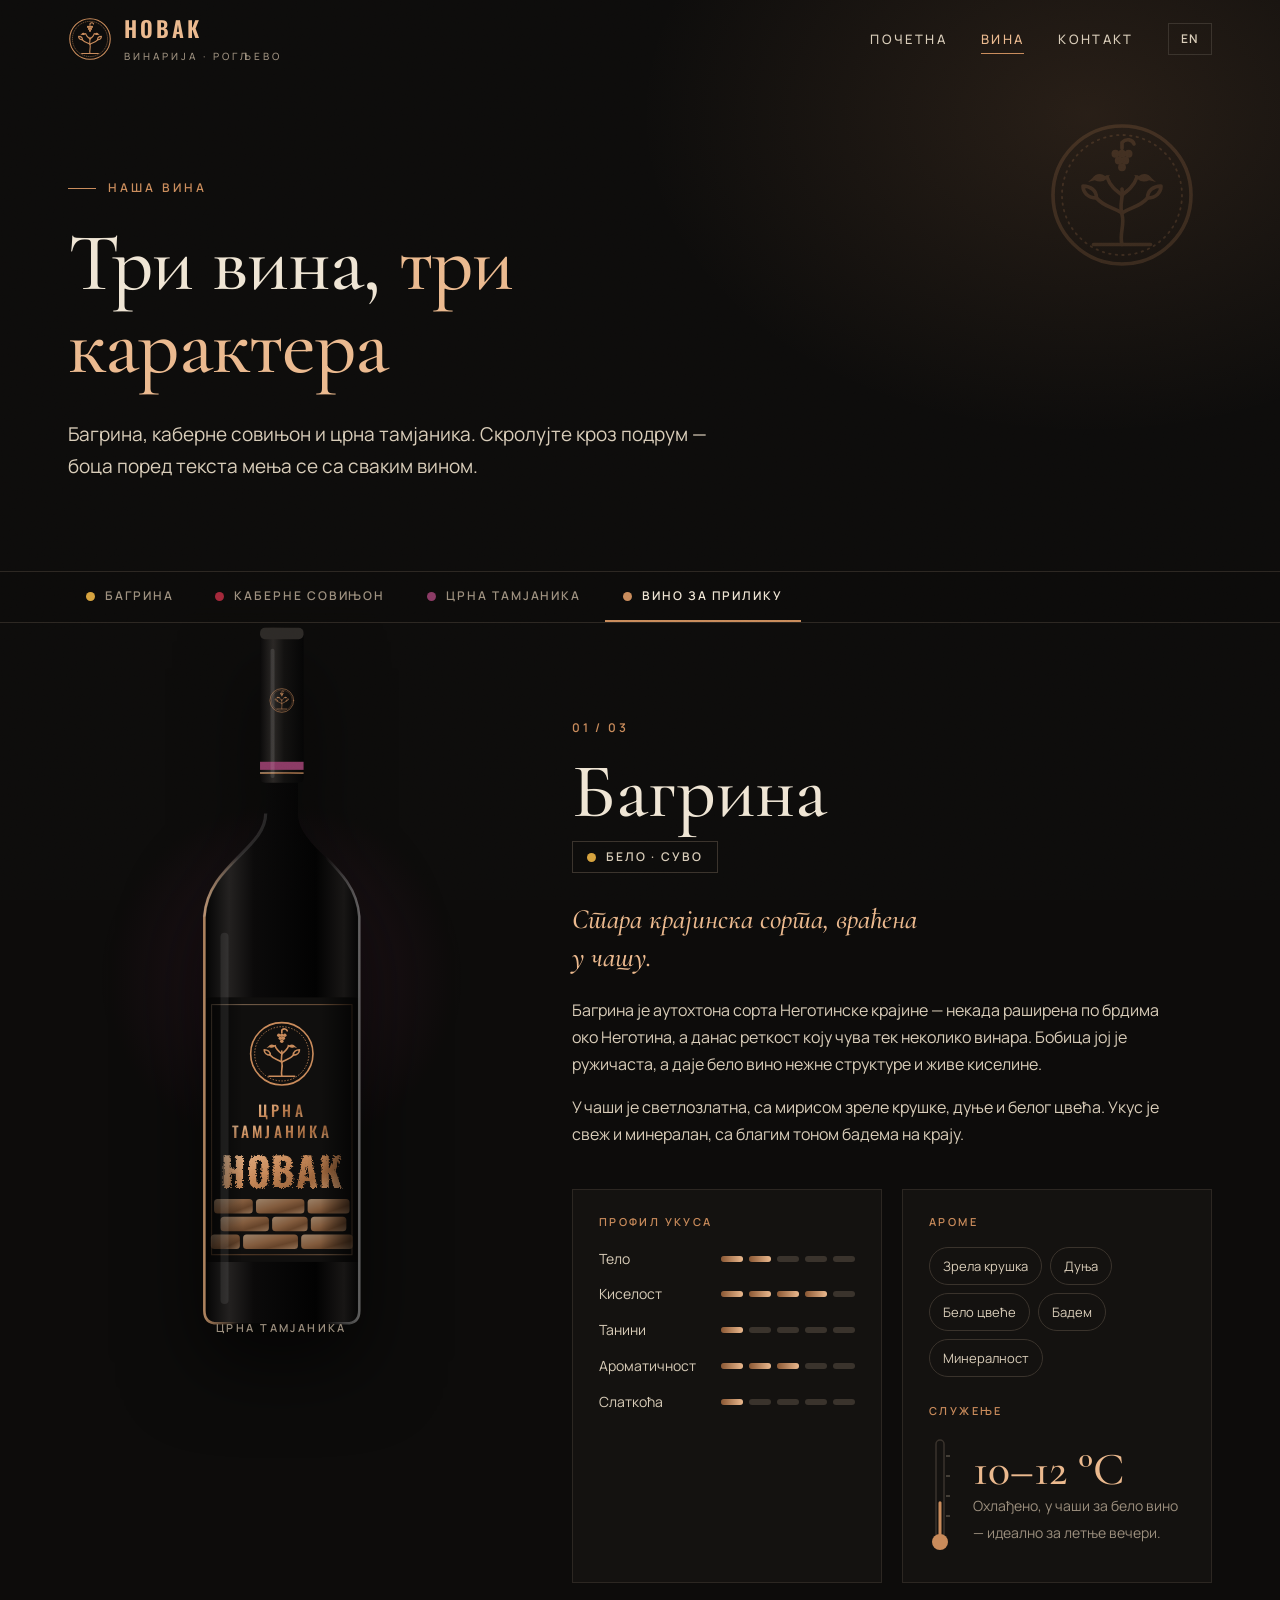
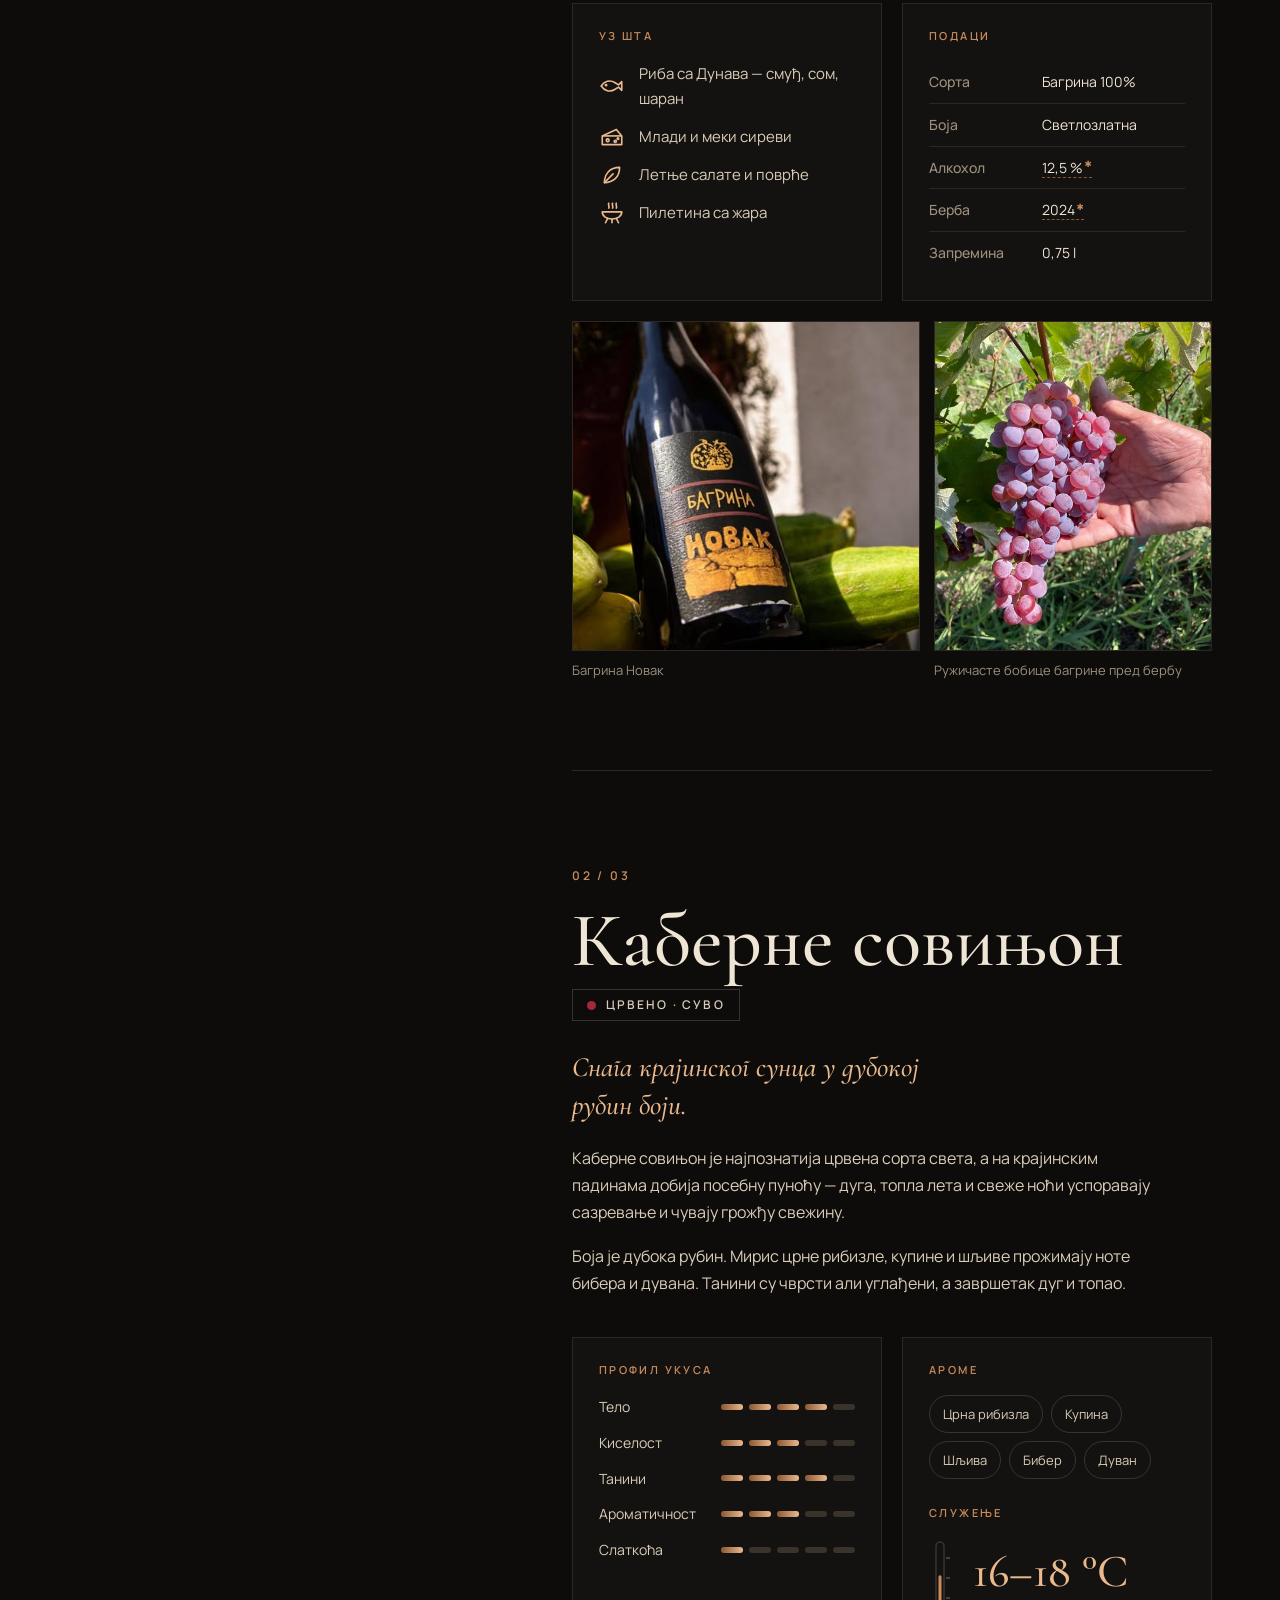
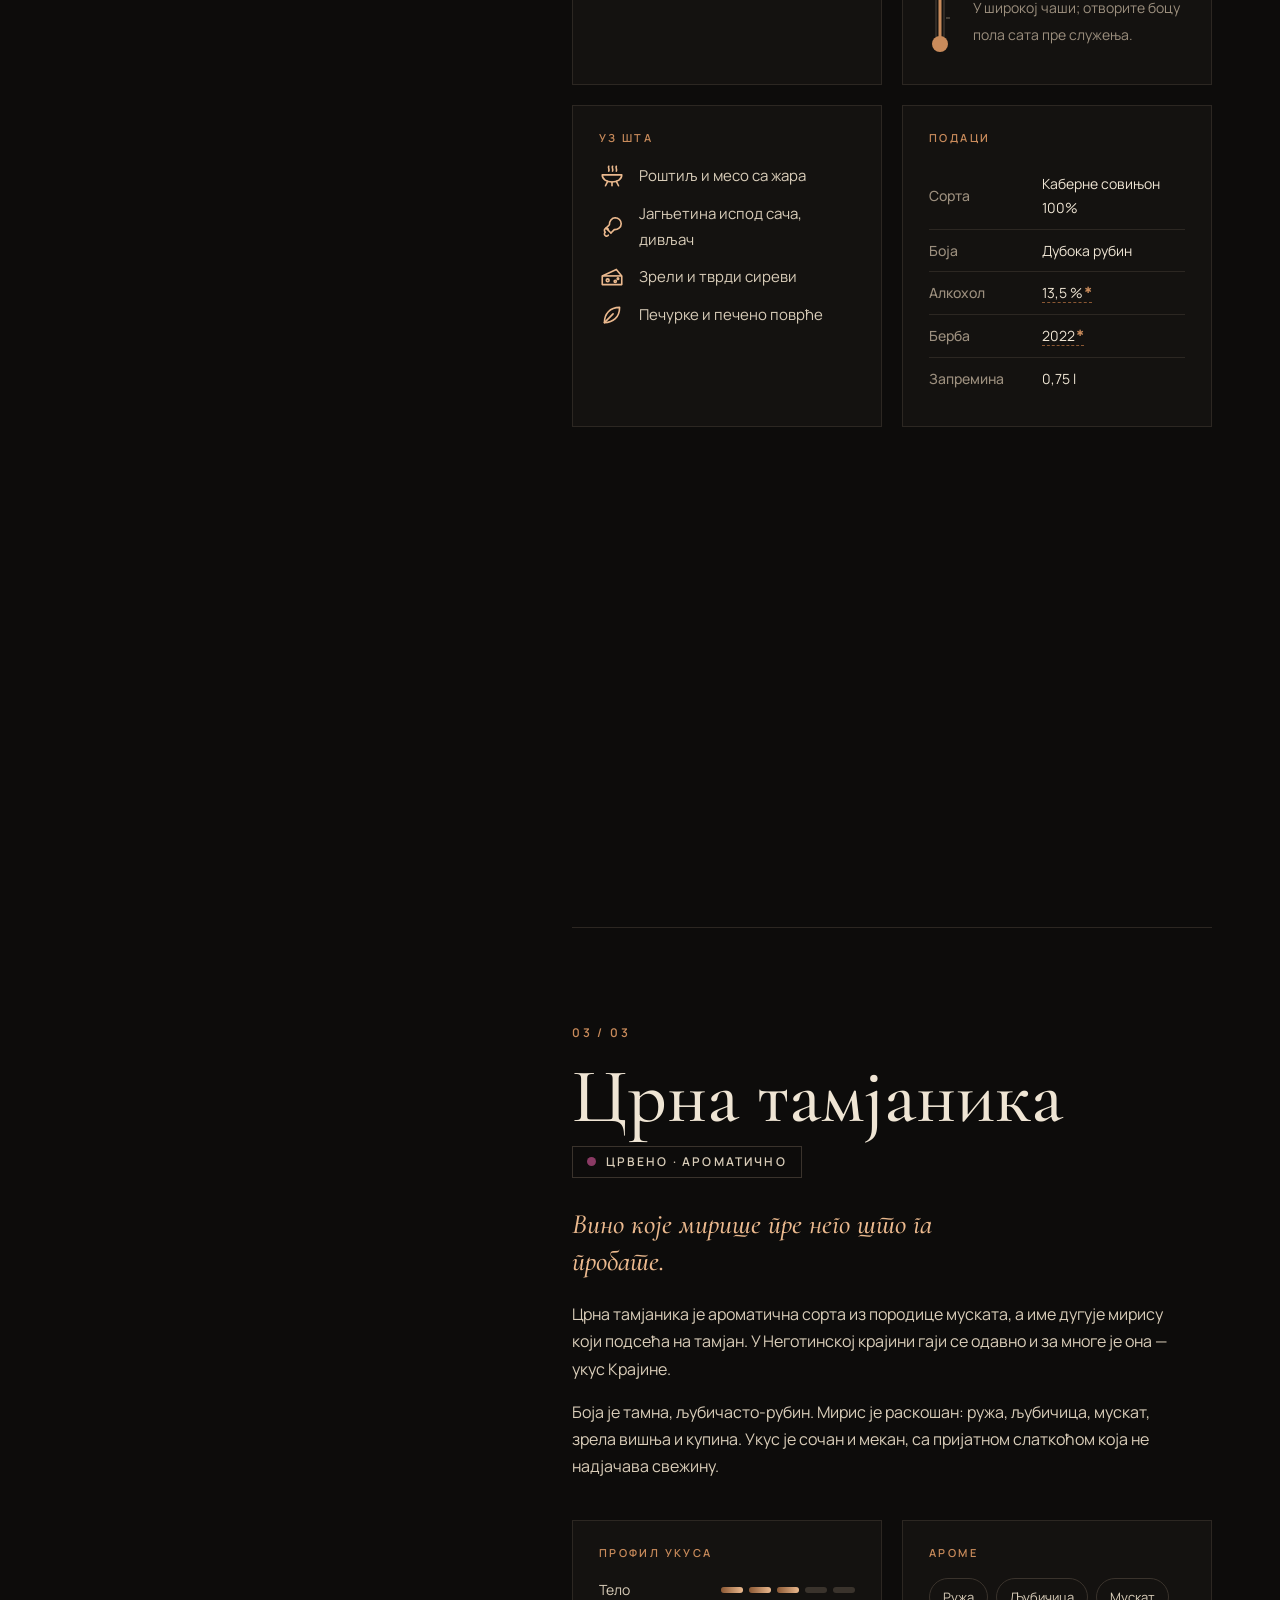
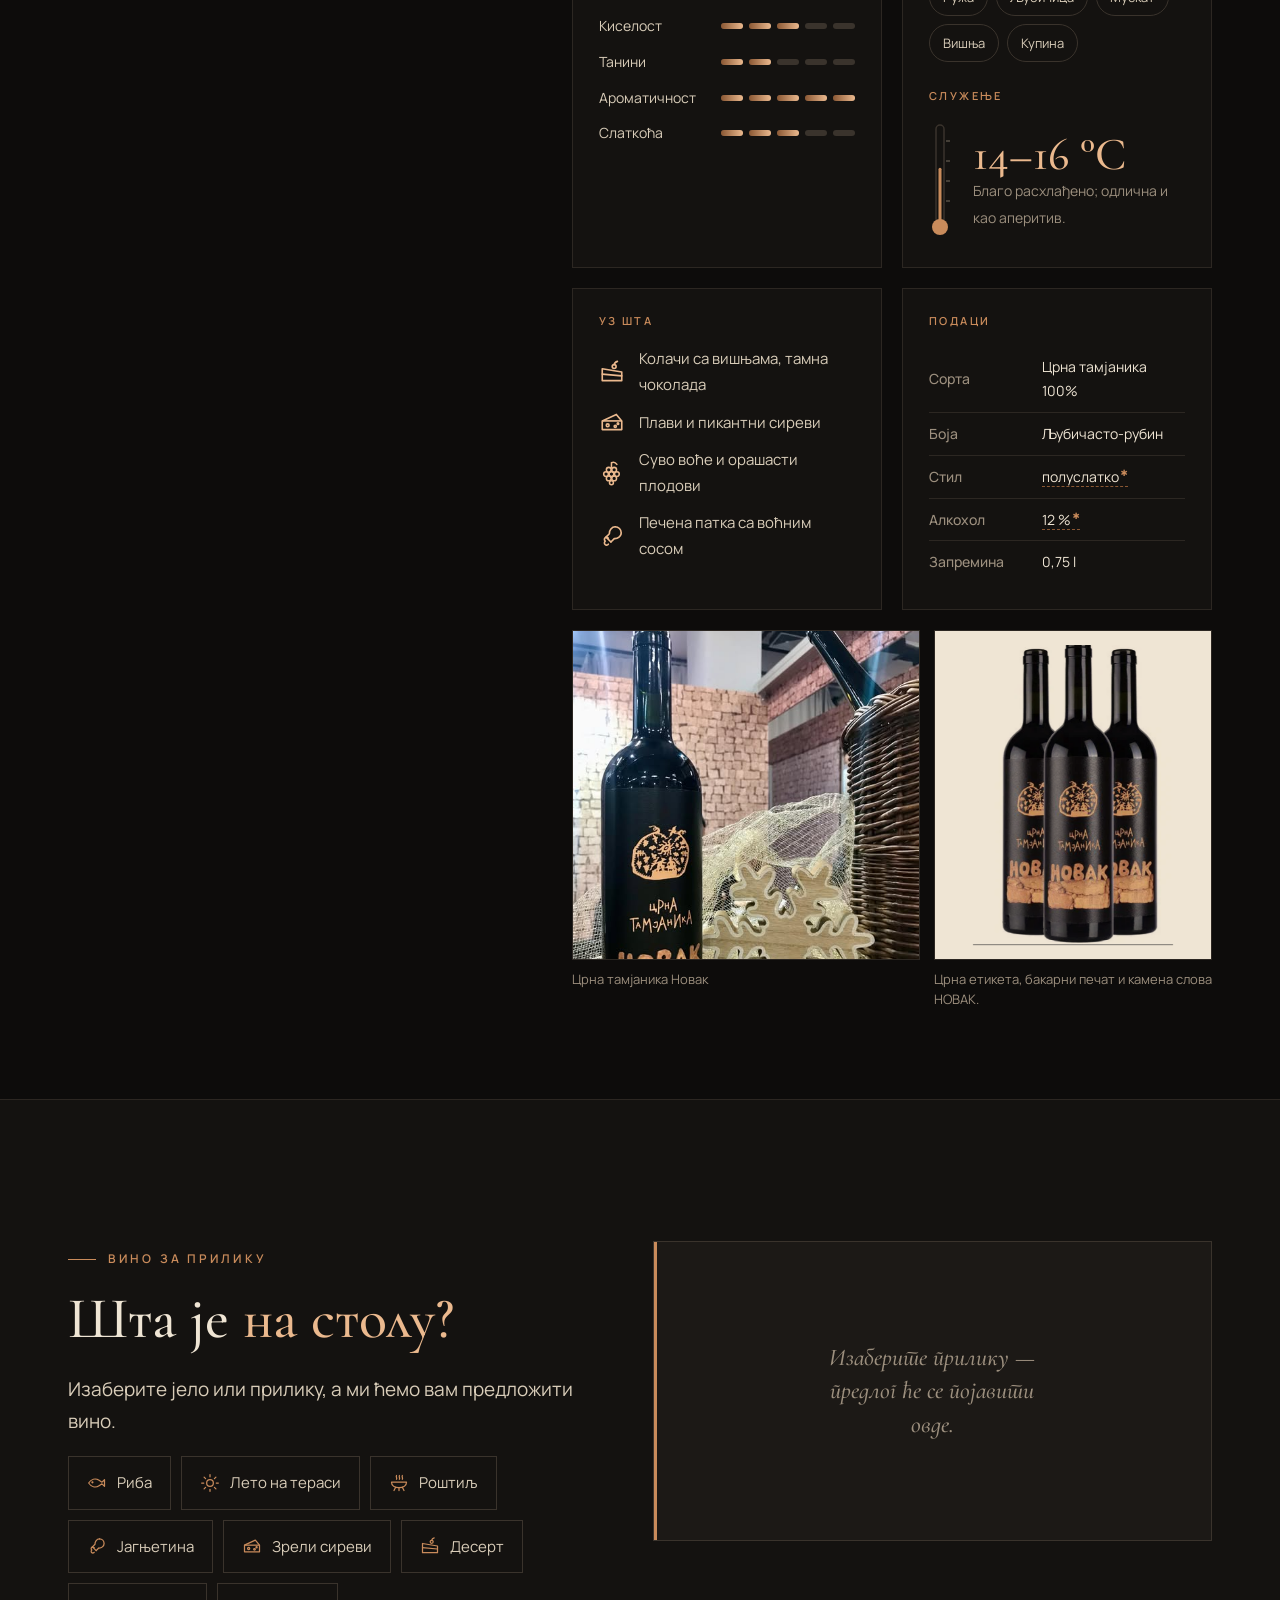
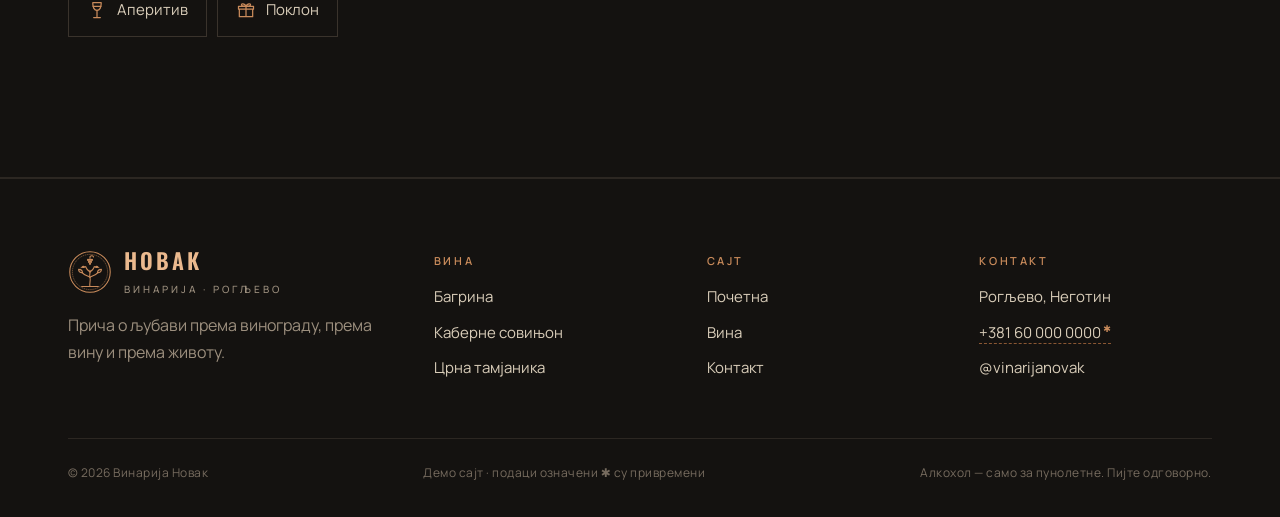
<file: vina.html>
<!doctype html>
<html lang="sr-Cyrl">
<head>
<meta charset="utf-8">
<meta name="robots" content="noindex, nofollow">
<meta name="viewport" content="width=device-width, initial-scale=1">
<title>Вина — Винарија Новак</title>
<meta name="description" content="Багрина, каберне совињон и црна тамјаника — вина Винарије Новак из Рогљева: ароме, профил укуса, уз шта иду и како се служе.">
<meta name="theme-color" content="#0d0c0b">
<link rel="icon" href="favicon.svg" type="image/svg+xml">
<link rel="preconnect" href="https://fonts.googleapis.com">
<link rel="preconnect" href="https://fonts.gstatic.com" crossorigin>
<link href="https://fonts.googleapis.com/css2?family=Cormorant+Garamond:ital,wght@0,500;0,600;1,500&family=Manrope:wght@400;500;600&family=Oswald:wght@500;700&display=swap" rel="stylesheet">
<link rel="stylesheet" href="style.css">
</head>
<body data-page="vina">
<!-- @header -->
<svg class="sprite" width="0" height="0" style="position:absolute" aria-hidden="true" focusable="false">
  <defs>
    <filter id="rough" x="-5%" y="-5%" width="110%" height="110%"><feTurbulence type="fractalNoise" baseFrequency=".9" numOctaves="2" seed="4"/><feDisplacementMap in="SourceGraphic" scale="2.6"/></filter>
    <symbol id="seal" viewBox="0 0 100 100">
      <g fill="none" stroke="currentColor" stroke-width="2.4" stroke-linecap="round" stroke-linejoin="round">
        <circle cx="50" cy="50" r="46"/>
        <circle cx="50" cy="50" r="40" stroke-width="1.2" stroke-dasharray="1 3.4"/>
        <path d="M31 83h38"/>
        <path d="M50 83c-2-7 2-13 0-20s1-11 0-17"/>
        <path d="M50 62c-6-4-12-4-17-10"/><path d="M50 62c6-4 12-4 17-10"/>
        <path d="M50 50c-4-3-8-6-10-12"/><path d="M50 50c4-3 8-6 10-12"/>
        <path d="M33 52c-6 0-9-4-9-8 5 0 9 3 9 8z"/><path d="M67 52c6 0 9-4 9-8-5 0-9 3-9 8z"/>
        <path d="M50 19v-4c3-3 7-2 8 1"/>
      </g>
      <g fill="currentColor">
        <circle cx="45.6" cy="22.5" r="2.6"/><circle cx="50" cy="22.5" r="2.6"/><circle cx="54.4" cy="22.5" r="2.6"/>
        <circle cx="47.8" cy="27" r="2.6"/><circle cx="52.2" cy="27" r="2.6"/><circle cx="50" cy="31.5" r="2.6"/>
        <path d="M30 39q4-5 9-1.5l3-1-1.6 2.4q-4 3.6-8.6 1.2l-4.4 1.2z"/>
        <path d="M70 39q-4-5-9-1.5l-3-1 1.6 2.4q4 3.6 8.6 1.2l4.4 1.2z"/>
      </g>
    </symbol>
    <symbol id="i-arrow" viewBox="0 0 24 24"><path d="M4 12h15M13 6l6 6-6 6" fill="none" stroke="currentColor" stroke-width="1.6" stroke-linecap="round" stroke-linejoin="round"/></symbol>
    <symbol id="i-fish" viewBox="0 0 24 24"><g fill="none" stroke="currentColor" stroke-width="1.5" stroke-linejoin="round"><path d="M2 12c3-4.5 8-6 12.5-3.2L18 11l3-3v8l-3-3-3.5 2.2C10 18 5 16.5 2 12z"/><circle cx="6.5" cy="11.2" r=".6" fill="currentColor"/></g></symbol>
    <symbol id="i-grill" viewBox="0 0 24 24"><g fill="none" stroke="currentColor" stroke-width="1.5" stroke-linecap="round" stroke-linejoin="round"><path d="M3 11h18c0 4-4 6.5-9 6.5S3 15 3 11z"/><path d="M8 17l-2 4M16 17l2 4M12 17.5V21"/><path d="M9 3c-1 1.5 1 2.5 0 4.5M12.5 3c-1 1.5 1 2.5 0 4.5M16 3c-1 1.5 1 2.5 0 4.5"/></g></symbol>
    <symbol id="i-cheese" viewBox="0 0 24 24"><g fill="none" stroke="currentColor" stroke-width="1.5" stroke-linejoin="round"><path d="M3 19v-8l13-6 5 6v8z"/><path d="M3 11h18"/><circle cx="8" cy="15" r="1.3"/><circle cx="15" cy="16" r="1"/><circle cx="17.5" cy="13.5" r=".7"/></g></symbol>
    <symbol id="i-dessert" viewBox="0 0 24 24"><g fill="none" stroke="currentColor" stroke-width="1.5" stroke-linecap="round" stroke-linejoin="round"><path d="M3 20h18v-8L3 9z"/><path d="M3 14l18 1.6"/><circle cx="14" cy="7" r="1.8"/><path d="M14 5.2c.3-1.6 1.4-2.6 3-3"/></g></symbol>
    <symbol id="i-sun" viewBox="0 0 24 24"><g fill="none" stroke="currentColor" stroke-width="1.5" stroke-linecap="round"><circle cx="12" cy="12" r="4"/><path d="M12 2v2.5M12 19.5V22M2 12h2.5M19.5 12H22M4.9 4.9l1.8 1.8M17.3 17.3l1.8 1.8M4.9 19.1l1.8-1.8M17.3 6.7l1.8-1.8"/></g></symbol>
    <symbol id="i-meat" viewBox="0 0 24 24"><g fill="none" stroke="currentColor" stroke-width="1.5" stroke-linecap="round" stroke-linejoin="round"><path d="M15 3.5a5.5 5.5 0 0 1 5.5 5.5c0 3.4-3.2 5.6-6.4 5.4L11 17.5"/><path d="M15 3.5c-3.3 0-5.6 3.2-5.4 6.4L6.5 13"/><path d="M6.5 13 11 17.5"/><path d="M8.6 19.6a2 2 0 1 1-2.8-2.8 2 2 0 1 1 2.8-2.8"/></g></symbol>
    <symbol id="i-leaf" viewBox="0 0 24 24"><g fill="none" stroke="currentColor" stroke-width="1.5" stroke-linecap="round" stroke-linejoin="round"><path d="M5 19c0-8 5-14 14-14 0 9-6 14-14 14z"/><path d="M5 19l8-8"/></g></symbol>
    <symbol id="i-grape" viewBox="0 0 24 24"><g fill="none" stroke="currentColor" stroke-width="1.4"><circle cx="9" cy="9" r="2.2"/><circle cx="14" cy="9" r="2.2"/><circle cx="11.5" cy="13" r="2.2"/><circle cx="6.5" cy="13" r="2.2"/><circle cx="16.5" cy="13" r="2.2"/><circle cx="9" cy="17" r="2.2"/><circle cx="14" cy="17" r="2.2"/><circle cx="11.5" cy="21" r="1.8"/><path d="M11.5 6.8V2.5c2-1 4 0 5 1.5" stroke-linecap="round"/></g></symbol>
    <symbol id="i-gift" viewBox="0 0 24 24"><g fill="none" stroke="currentColor" stroke-width="1.5" stroke-linejoin="round"><path d="M4 11h16v9H4zM3 7.5h18V11H3zM12 7.5V20"/><path d="M12 7.5c-1.5-3.5-6-3.6-5.4-1.4.4 1.5 5.4 1.4 5.4 1.4zm0 0c1.5-3.5 6-3.6 5.4-1.4-.4 1.5-5.4 1.4-5.4 1.4z"/></g></symbol>
    <symbol id="i-glass" viewBox="0 0 24 24"><g fill="none" stroke="currentColor" stroke-width="1.5" stroke-linecap="round" stroke-linejoin="round"><path d="M7 3h10c.3 6-1.8 9.5-5 9.5S6.7 9 7 3z"/><path d="M7.3 7.5h9.4M12 12.5V20M8 21h8"/></g></symbol>
    <symbol id="i-vine" viewBox="0 0 24 24"><g fill="none" stroke="currentColor" stroke-width="1.5" stroke-linecap="round" stroke-linejoin="round"><path d="M12 21V8"/><path d="M12 14c-3.5 0-6-2.2-6-5.5 3.5 0 6 2.2 6 5.5zM12 11c3.5 0 6-2.2 6-5.5-3.5 0-6 2.2-6 5.5z"/><path d="M4 21h16"/></g></symbol>
    <symbol id="i-barrel" viewBox="0 0 24 24"><g fill="none" stroke="currentColor" stroke-width="1.5" stroke-linejoin="round"><path d="M6.5 3h11c1.8 3.5 1.8 14.5 0 18h-11c-1.8-3.5-1.8-14.5 0-18z"/><path d="M5.3 8.5h13.4M5.3 15.5h13.4M12 3v18" opacity=".7"/></g></symbol>
    <symbol id="i-bottle" viewBox="0 0 24 24"><g fill="none" stroke="currentColor" stroke-width="1.5" stroke-linejoin="round"><path d="M10 2h4v5.2c2 1 3 2.6 3 5V22H7v-9.8c0-2.4 1-4 3-5z"/><path d="M7 13h10v5H7z"/></g></symbol>
    <symbol id="i-phone" viewBox="0 0 24 24"><path d="M5 3h3.5l1.5 5-2.2 1.5a12 12 0 0 0 6.7 6.7L16 14l5 1.5V19a2 2 0 0 1-2 2A16 16 0 0 1 3 5a2 2 0 0 1 2-2z" fill="none" stroke="currentColor" stroke-width="1.5" stroke-linejoin="round"/></symbol>
    <symbol id="i-mail" viewBox="0 0 24 24"><g fill="none" stroke="currentColor" stroke-width="1.5" stroke-linejoin="round"><rect x="3" y="5" width="18" height="14" rx="1.5"/><path d="M3.5 6l8.5 7 8.5-7"/></g></symbol>
    <symbol id="i-ig" viewBox="0 0 24 24"><g fill="none" stroke="currentColor" stroke-width="1.5"><rect x="3" y="3" width="18" height="18" rx="5"/><circle cx="12" cy="12" r="4.2"/><circle cx="17.3" cy="6.7" r=".9" fill="currentColor" stroke="none"/></g></symbol>
    <symbol id="i-pin" viewBox="0 0 24 24"><g fill="none" stroke="currentColor" stroke-width="1.5" stroke-linejoin="round"><path d="M12 21.5s-7-6.6-7-12a7 7 0 0 1 14 0c0 5.4-7 12-7 12z"/><circle cx="12" cy="9.5" r="2.6"/></g></symbol>
  </defs>
</svg>
<a class="sr" href="#main" data-i18n="a11y.skip">Прескочи на садржај</a>
<header class="top" id="top">
  <div class="wrap">
    <a class="brand" href="index.html" data-i18n-attr="aria-label:a11y.home" aria-label="Винарија Новак — почетна">
      <svg aria-hidden="true"><use href="#seal"/></svg>
      <span><b>НОВАК</b><small data-i18n="brand.sub">Винарија · Рогљево</small></span>
    </a>
    <button class="burger" type="button" aria-expanded="false" aria-controls="nav" data-i18n-attr="aria-label:a11y.menu" aria-label="Мени"><span></span><span></span><span></span></button>
    <nav class="nav" id="nav" data-i18n-attr="aria-label:a11y.nav" aria-label="Главна навигација">
      <a href="index.html" data-page="index" data-i18n="nav.home">Почетна</a>
      <a href="vina.html" data-page="vina" data-i18n="nav.wines">Вина</a>
      <a href="kontakt.html" data-page="kontakt" data-i18n="nav.contact">Контакт</a>
      <button class="lang" type="button" data-lang-toggle aria-label="English version">EN</button>
    </nav>
  </div>
</header>
<!-- /@header -->

<main id="main">
  <section class="phead">
    <svg class="phead-seal" aria-hidden="true"><use href="#seal"/></svg>
    <div class="wrap">
      <span class="kicker rv" data-i18n="vp.kicker">Наша вина</span>
      <h1 class="h-display rv" data-i18n="vp.title">Три вина, <em>три карактера</em></h1>
      <p class="lead rv d1" data-i18n="vp.lead">Багрина, каберне совињон и црна тамјаника. Скролујте кроз подрум — боца поред текста мења се са сваким вином.</p>
    </div>
  </section>

  <nav class="wine-nav" data-i18n-attr="aria-label:vp.navlabel" aria-label="Вина на страници">
    <div class="wrap">
      <a href="#bagrina" style="--c:var(--bagrina)"><i></i><span data-i18n="w.bagrina">Багрина</span></a>
      <a href="#kaberne" style="--c:var(--kaberne)"><i></i><span data-i18n="w.kaberne">Каберне совињон</span></a>
      <a href="#tamjanika" style="--c:var(--tamjanika)"><i></i><span data-i18n="w.tamjanika">Црна тамјаника</span></a>
      <a href="#prilika" style="--c:var(--copper)"><i></i><span data-i18n="vp.pickshort">Вино за прилику</span></a>
    </div>
  </nav>

  <div class="wrap cellar">
    <aside class="stage" aria-hidden="true">
      <div class="bwrap">
        <span data-bottle="bagrina" data-key="bagrina"></span>
        <span data-bottle="kaberne" data-key="kaberne"></span>
        <span data-bottle="tamjanika" data-key="tamjanika"></span>
      </div>
      <div class="meta"></div>
    </aside>

    <div class="wine-list">
      <!-- БАГРИНА -->
      <article class="wine" id="bagrina" style="--c:var(--bagrina)" data-key="bagrina">
        <div class="inline-bottle" data-bottle="bagrina"></div>
        <span class="no">01 / 03</span>
        <h2 data-i18n="w.bagrina">Багрина</h2>
        <span class="style"><i></i><span data-i18n="w.bagrina.style">Бело · суво</span></span>
        <p class="tagline" data-i18n="w.bagrina.tag">Стара крајинска сорта, враћена у чашу.</p>
        <div class="wine-body">
          <p data-i18n="w.bagrina.p1">Багрина је аутохтона сорта Неготинске крајине — некада раширена по брдима око Неготина, а данас реткост коју чува тек неколико винара. Бобица јој је ружичаста, а даје бело вино нежне структуре и живе киселине.</p>
          <p data-i18n="w.bagrina.p2">У чаши је светлозлатна, са мирисом зреле крушке, дуње и белог цвећа. Укус је свеж и минералан, са благим тоном бадема на крају.</p>
        </div>
        <div class="blocks">
          <div class="block rv">
            <h3 data-i18n="b.profile">Профил укуса</h3>
            <div class="scale" data-v="2"><span data-i18n="s.body">Тело</span><span class="dots"></span></div>
            <div class="scale" data-v="4"><span data-i18n="s.acid">Киселост</span><span class="dots"></span></div>
            <div class="scale" data-v="1"><span data-i18n="s.tannin">Танини</span><span class="dots"></span></div>
            <div class="scale" data-v="3"><span data-i18n="s.aroma">Ароматичност</span><span class="dots"></span></div>
            <div class="scale" data-v="1"><span data-i18n="s.sweet">Слаткоћа</span><span class="dots"></span></div>
          </div>
          <div class="block rv d1">
            <h3 data-i18n="b.aromas">Ароме</h3>
            <div class="notes" data-i18n="w.bagrina.notes"><span>Зрела крушка</span><span>Дуња</span><span>Бело цвеће</span><span>Бадем</span><span>Минералност</span></div>
            <h3 style="margin-top:28px" data-i18n="b.serve">Служење</h3>
            <div class="serve"><span class="thermo" data-t="11"></span><div><b>10–12 °C</b><span data-i18n="w.bagrina.serve">Охлађено, у чаши за бело вино — идеално за летње вечери.</span></div></div>
          </div>
          <div class="block rv">
            <h3 data-i18n="b.pair">Уз шта</h3>
            <ul class="pair">
              <li><svg aria-hidden="true"><use href="#i-fish"/></svg><span data-i18n="p.fish">Риба са Дунава — смуђ, сом, шаран</span></li>
              <li><svg aria-hidden="true"><use href="#i-cheese"/></svg><span data-i18n="p.youngcheese">Млади и меки сиреви</span></li>
              <li><svg aria-hidden="true"><use href="#i-leaf"/></svg><span data-i18n="p.salad">Летње салате и поврће</span></li>
              <li><svg aria-hidden="true"><use href="#i-grill"/></svg><span data-i18n="p.chicken">Пилетина са жара</span></li>
            </ul>
          </div>
          <div class="block rv d1">
            <h3 data-i18n="b.tech">Подаци</h3>
            <table class="tech">
              <tr><th data-i18n="t.variety">Сорта</th><td data-i18n="w.bagrina.var">Багрина 100%</td></tr>
              <tr><th data-i18n="t.color">Боја</th><td data-i18n="w.bagrina.color">Светлозлатна</td></tr>
              <tr><th data-i18n="t.alc">Алкохол</th><td><span class="ph" title="Привремени податак">12,5 %</span></td></tr>
              <tr><th data-i18n="t.vintage">Берба</th><td><span class="ph" title="Привремени податак">2024</span></td></tr>
              <tr><th data-i18n="t.vol">Запремина</th><td>0,75 l</td></tr>
            </table>
          </div>
        </div>
        <div class="wine-photos rv">
          <figure><button type="button" data-full="bagrina-boca.jpg"><img src="bagrina-boca.jpg" width="640" height="427" loading="lazy" data-i18n-attr="alt:w.bagrina.ph1a" alt="Боца Багрине Новак међу свежим поврћем"></button><figcaption data-i18n="w.bagrina.ph1">Багрина Новак</figcaption></figure>
          <figure><button type="button" data-full="bagrina-grozd.jpg"><img src="bagrina-grozd.jpg" width="512" height="640" loading="lazy" data-i18n-attr="alt:gal.3a" alt="Ружичаст грозд багрине на длану"></button><figcaption data-i18n="w.bagrina.ph2">Ружичасте бобице багрине пред бербу</figcaption></figure>
        </div>
      </article>

      <!-- КАБЕРНЕ -->
      <article class="wine" id="kaberne" style="--c:var(--kaberne)" data-key="kaberne">
        <div class="inline-bottle" data-bottle="kaberne"></div>
        <span class="no">02 / 03</span>
        <h2 data-i18n="w.kaberne">Каберне совињон</h2>
        <span class="style"><i></i><span data-i18n="w.kaberne.style">Црвено · суво</span></span>
        <p class="tagline" data-i18n="w.kaberne.tag">Снага крајинског сунца у дубокој рубин боји.</p>
        <div class="wine-body">
          <p data-i18n="w.kaberne.p1">Каберне совињон је најпознатија црвена сорта света, а на крајинским падинама добија посебну пуноћу — дуга, топла лета и свеже ноћи успоравају сазревање и чувају грожђу свежину.</p>
          <p data-i18n="w.kaberne.p2">Боја је дубока рубин. Мирис црне рибизле, купине и шљиве прожимају ноте бибера и дувана. Танини су чврсти али углађени, а завршетак дуг и топао.</p>
        </div>
        <div class="blocks">
          <div class="block rv">
            <h3 data-i18n="b.profile">Профил укуса</h3>
            <div class="scale" data-v="4"><span data-i18n="s.body">Тело</span><span class="dots"></span></div>
            <div class="scale" data-v="3"><span data-i18n="s.acid">Киселост</span><span class="dots"></span></div>
            <div class="scale" data-v="4"><span data-i18n="s.tannin">Танини</span><span class="dots"></span></div>
            <div class="scale" data-v="3"><span data-i18n="s.aroma">Ароматичност</span><span class="dots"></span></div>
            <div class="scale" data-v="1"><span data-i18n="s.sweet">Слаткоћа</span><span class="dots"></span></div>
          </div>
          <div class="block rv d1">
            <h3 data-i18n="b.aromas">Ароме</h3>
            <div class="notes" data-i18n="w.kaberne.notes"><span>Црна рибизла</span><span>Купина</span><span>Шљива</span><span>Бибер</span><span>Дуван</span></div>
            <h3 style="margin-top:28px" data-i18n="b.serve">Служење</h3>
            <div class="serve"><span class="thermo" data-t="17"></span><div><b>16–18 °C</b><span data-i18n="w.kaberne.serve">У широкој чаши; отворите боцу пола сата пре служења.</span></div></div>
          </div>
          <div class="block rv">
            <h3 data-i18n="b.pair">Уз шта</h3>
            <ul class="pair">
              <li><svg aria-hidden="true"><use href="#i-grill"/></svg><span data-i18n="p.grill">Роштиљ и месо са жара</span></li>
              <li><svg aria-hidden="true"><use href="#i-meat"/></svg><span data-i18n="p.lamb">Јагњетина испод сача, дивљач</span></li>
              <li><svg aria-hidden="true"><use href="#i-cheese"/></svg><span data-i18n="p.agedcheese">Зрели и тврди сиреви</span></li>
              <li><svg aria-hidden="true"><use href="#i-leaf"/></svg><span data-i18n="p.mushroom">Печурке и печено поврће</span></li>
            </ul>
          </div>
          <div class="block rv d1">
            <h3 data-i18n="b.tech">Подаци</h3>
            <table class="tech">
              <tr><th data-i18n="t.variety">Сорта</th><td data-i18n="w.kaberne.var">Каберне совињон 100%</td></tr>
              <tr><th data-i18n="t.color">Боја</th><td data-i18n="w.kaberne.color">Дубока рубин</td></tr>
              <tr><th data-i18n="t.alc">Алкохол</th><td><span class="ph" title="Привремени податак">13,5 %</span></td></tr>
              <tr><th data-i18n="t.vintage">Берба</th><td><span class="ph" title="Привремени податак">2022</span></td></tr>
              <tr><th data-i18n="t.vol">Запремина</th><td>0,75 l</td></tr>
            </table>
          </div>
        </div>
        <div class="wine-photos one rv">
          <figure><button type="button" data-full="berba.jpg"><img src="berba.jpg" width="640" height="360" loading="lazy" data-i18n-attr="alt:gal.4a" alt="Трактор са гајбама црног грожђа у винограду током бербе"></button><figcaption data-i18n="w.kaberne.ph1">Јесен у Рогљеву — берба црног грожђа</figcaption></figure>
        </div>
      </article>

      <!-- ЦРНА ТАМЈАНИКА -->
      <article class="wine" id="tamjanika" style="--c:var(--tamjanika)" data-key="tamjanika">
        <div class="inline-bottle" data-bottle="tamjanika"></div>
        <span class="no">03 / 03</span>
        <h2 data-i18n="w.tamjanika">Црна тамјаника</h2>
        <span class="style"><i></i><span data-i18n="w.tamjanika.style">Црвено · ароматично</span></span>
        <p class="tagline" data-i18n="w.tamjanika.tag">Вино које мирише пре него што га пробате.</p>
        <div class="wine-body">
          <p data-i18n="w.tamjanika.p1">Црна тамјаника је ароматична сорта из породице муската, а име дугује мирису који подсећа на тамјан. У Неготинској крајини гаји се одавно и за многе је она — укус Крајине.</p>
          <p data-i18n="w.tamjanika.p2">Боја је тамна, љубичасто-рубин. Мирис је раскошан: ружа, љубичица, мускат, зрела вишња и купина. Укус је сочан и мекан, са пријатном слаткоћом која не надјачава свежину.</p>
        </div>
        <div class="blocks">
          <div class="block rv">
            <h3 data-i18n="b.profile">Профил укуса</h3>
            <div class="scale" data-v="3"><span data-i18n="s.body">Тело</span><span class="dots"></span></div>
            <div class="scale" data-v="3"><span data-i18n="s.acid">Киселост</span><span class="dots"></span></div>
            <div class="scale" data-v="2"><span data-i18n="s.tannin">Танини</span><span class="dots"></span></div>
            <div class="scale" data-v="5"><span data-i18n="s.aroma">Ароматичност</span><span class="dots"></span></div>
            <div class="scale" data-v="3"><span data-i18n="s.sweet">Слаткоћа</span><span class="dots"></span></div>
          </div>
          <div class="block rv d1">
            <h3 data-i18n="b.aromas">Ароме</h3>
            <div class="notes" data-i18n="w.tamjanika.notes"><span>Ружа</span><span>Љубичица</span><span>Мускат</span><span>Вишња</span><span>Купина</span></div>
            <h3 style="margin-top:28px" data-i18n="b.serve">Служење</h3>
            <div class="serve"><span class="thermo" data-t="15"></span><div><b>14–16 °C</b><span data-i18n="w.tamjanika.serve">Благо расхлађено; одлична и као аперитив.</span></div></div>
          </div>
          <div class="block rv">
            <h3 data-i18n="b.pair">Уз шта</h3>
            <ul class="pair">
              <li><svg aria-hidden="true"><use href="#i-dessert"/></svg><span data-i18n="p.dessert">Колачи са вишњама, тамна чоколада</span></li>
              <li><svg aria-hidden="true"><use href="#i-cheese"/></svg><span data-i18n="p.bluecheese">Плави и пикантни сиреви</span></li>
              <li><svg aria-hidden="true"><use href="#i-grape"/></svg><span data-i18n="p.dryfruit">Суво воће и орашасти плодови</span></li>
              <li><svg aria-hidden="true"><use href="#i-meat"/></svg><span data-i18n="p.duck">Печена патка са воћним сосом</span></li>
            </ul>
          </div>
          <div class="block rv d1">
            <h3 data-i18n="b.tech">Подаци</h3>
            <table class="tech">
              <tr><th data-i18n="t.variety">Сорта</th><td data-i18n="w.tamjanika.var">Црна тамјаника 100%</td></tr>
              <tr><th data-i18n="t.color">Боја</th><td data-i18n="w.tamjanika.color">Љубичасто-рубин</td></tr>
              <tr><th data-i18n="t.style">Стил</th><td><span class="ph" title="Привремени податак" data-i18n="w.tamjanika.sweet">полуслатко</span></td></tr>
              <tr><th data-i18n="t.alc">Алкохол</th><td><span class="ph" title="Привремени податак">12 %</span></td></tr>
              <tr><th data-i18n="t.vol">Запремина</th><td>0,75 l</td></tr>
            </table>
          </div>
        </div>
        <div class="wine-photos rv">
          <figure><button type="button" data-full="tamjanika-boca.jpg"><img src="tamjanika-boca.jpg" width="512" height="640" loading="lazy" data-i18n-attr="alt:w.tamjanika.ph1a" alt="Боца Црне тамјанике Новак уз зимске украсе"></button><figcaption data-i18n="w.tamjanika.ph1">Црна тамјаника Новак</figcaption></figure>
          <figure class="cream"><button type="button" data-full="crna-tamjanika-boce.png"><img src="crna-tamjanika-boce.png" width="329" height="493" loading="lazy" data-i18n-attr="alt:w.tamjanika.photoalt" alt="Три боце Црне тамјанике Новак са црном етикетом и бакарним печатом"></button><figcaption data-i18n="w.tamjanika.photo">Црна етикета, бакарни печат и камена слова НОВАК.</figcaption></figure>
        </div>
      </article>
    </div>
  </div>

  <!-- ВИНО ЗА ПРИЛИКУ -->
  <section class="sec alt" id="prilika">
    <div class="wrap picker">
      <div>
        <span class="kicker rv" data-i18n="pk.kicker">Вино за прилику</span>
        <h2 class="h-sec rv" data-i18n="pk.title">Шта је <em>на столу?</em></h2>
        <p class="lead rv d1" data-i18n="pk.lead">Изаберите јело или прилику, а ми ћемо вам предложити вино.</p>
        <div class="chips rv d2" role="group" data-i18n-attr="aria-label:pk.kicker" aria-label="Вино за прилику">
          <button class="chip" type="button" aria-pressed="false" data-pick="fish"><svg aria-hidden="true"><use href="#i-fish"/></svg><span data-i18n="pk.fish">Риба</span></button>
          <button class="chip" type="button" aria-pressed="false" data-pick="summer"><svg aria-hidden="true"><use href="#i-sun"/></svg><span data-i18n="pk.summer">Лето на тераси</span></button>
          <button class="chip" type="button" aria-pressed="false" data-pick="grill"><svg aria-hidden="true"><use href="#i-grill"/></svg><span data-i18n="pk.grill">Роштиљ</span></button>
          <button class="chip" type="button" aria-pressed="false" data-pick="lamb"><svg aria-hidden="true"><use href="#i-meat"/></svg><span data-i18n="pk.lamb">Јагњетина</span></button>
          <button class="chip" type="button" aria-pressed="false" data-pick="cheese"><svg aria-hidden="true"><use href="#i-cheese"/></svg><span data-i18n="pk.cheese">Зрели сиреви</span></button>
          <button class="chip" type="button" aria-pressed="false" data-pick="dessert"><svg aria-hidden="true"><use href="#i-dessert"/></svg><span data-i18n="pk.dessert">Десерт</span></button>
          <button class="chip" type="button" aria-pressed="false" data-pick="apero"><svg aria-hidden="true"><use href="#i-glass"/></svg><span data-i18n="pk.apero">Аперитив</span></button>
          <button class="chip" type="button" aria-pressed="false" data-pick="gift"><svg aria-hidden="true"><use href="#i-gift"/></svg><span data-i18n="pk.gift">Поклон</span></button>
        </div>
      </div>
      <div class="answer rv d1" aria-live="polite">
        <p class="empty" data-i18n="pk.empty">Изаберите прилику — предлог ће се појавити овде.</p>
        <div class="ans" data-for="fish" data-wine="bagrina" hidden><div class="ab" data-bottle="bagrina"></div><div><span class="kicker" data-i18n="pk.our">Наш предлог</span><h3 data-i18n="w.bagrina">Багрина</h3><p data-i18n="pk.a.fish">Свежина и минералност багрине прате нежно месо речне рибе — смуђа, сома или шарана са роштиља.</p><a class="more" href="#bagrina"><span data-i18n="more">Више о вину</span><svg aria-hidden="true"><use href="#i-arrow"/></svg></a></div></div>
        <div class="ans" data-for="summer" data-wine="bagrina" hidden><div class="ab" data-bottle="bagrina"></div><div><span class="kicker" data-i18n="pk.our">Наш предлог</span><h3 data-i18n="w.bagrina">Багрина</h3><p data-i18n="pk.a.summer">Охлађена на 10 °C, лагана и свежа — права чаша за дуго летње вече.</p><a class="more" href="#bagrina"><span data-i18n="more">Више о вину</span><svg aria-hidden="true"><use href="#i-arrow"/></svg></a></div></div>
        <div class="ans" data-for="grill" data-wine="kaberne" hidden><div class="ab" data-bottle="kaberne"></div><div><span class="kicker" data-i18n="pk.our">Наш предлог</span><h3 data-i18n="w.kaberne">Каберне совињон</h3><p data-i18n="pk.a.grill">Чврсти танини и тамно воће каберне совињона воле димљене ароме и сочно месо са жара.</p><a class="more" href="#kaberne"><span data-i18n="more">Више о вину</span><svg aria-hidden="true"><use href="#i-arrow"/></svg></a></div></div>
        <div class="ans" data-for="lamb" data-wine="kaberne" hidden><div class="ab" data-bottle="kaberne"></div><div><span class="kicker" data-i18n="pk.our">Наш предлог</span><h3 data-i18n="w.kaberne">Каберне совињон</h3><p data-i18n="pk.a.lamb">Јагњетина испод сача и каберне — класичан пар који никад не разочара.</p><a class="more" href="#kaberne"><span data-i18n="more">Више о вину</span><svg aria-hidden="true"><use href="#i-arrow"/></svg></a></div></div>
        <div class="ans" data-for="cheese" data-wine="kaberne" hidden><div class="ab" data-bottle="kaberne"></div><div><span class="kicker" data-i18n="pk.our">Наш предлог</span><h3 data-i18n="w.kaberne">Каберне совињон</h3><p data-i18n="pk.a.cheese">Зрели, тврди сиреви траже вино са структуром — каберне им је раван саговорник.</p><a class="more" href="#kaberne"><span data-i18n="more">Више о вину</span><svg aria-hidden="true"><use href="#i-arrow"/></svg></a></div></div>
        <div class="ans" data-for="dessert" data-wine="tamjanika" hidden><div class="ab" data-bottle="tamjanika"></div><div><span class="kicker" data-i18n="pk.our">Наш предлог</span><h3 data-i18n="w.tamjanika">Црна тамјаника</h3><p data-i18n="pk.a.dessert">Ароматична и сочна, црна тамјаника је савршен пратилац колача са вишњама и тамне чоколаде.</p><a class="more" href="#tamjanika"><span data-i18n="more">Више о вину</span><svg aria-hidden="true"><use href="#i-arrow"/></svg></a></div></div>
        <div class="ans" data-for="apero" data-wine="tamjanika" hidden><div class="ab" data-bottle="tamjanika"></div><div><span class="kicker" data-i18n="pk.our">Наш предлог</span><h3 data-i18n="w.tamjanika">Црна тамјаника</h3><p data-i18n="pk.a.apero">Њен мирис отвара вече — послужите је благо расхлађену, пре вечере.</p><a class="more" href="#tamjanika"><span data-i18n="more">Више о вину</span><svg aria-hidden="true"><use href="#i-arrow"/></svg></a></div></div>
        <div class="ans" data-for="gift" data-wine="tamjanika" hidden><div class="ab" data-bottle="tamjanika"></div><div><span class="kicker" data-i18n="pk.our">Наш предлог</span><h3 data-i18n="w.tamjanika">Црна тамјаника</h3><p data-i18n="pk.a.gift">Најкрајинскије од наших вина — поклон који носи мирис Неготина. А ако не можете да бирате, понесите сва три.</p><a class="more" href="#tamjanika"><span data-i18n="more">Више о вину</span><svg aria-hidden="true"><use href="#i-arrow"/></svg></a></div></div>
      </div>
    </div>
  </section>
</main>

<!-- @footer -->
<footer class="foot">
  <div class="wrap">
    <div class="foot-grid">
      <div>
        <a class="brand" href="index.html" aria-hidden="true" tabindex="-1">
          <svg><use href="#seal"/></svg>
          <span><b>НОВАК</b><small data-i18n="brand.sub">Винарија · Рогљево</small></span>
        </a>
        <p class="muted" data-i18n="foot.about">Прича о љубави према винограду, према вину и према животу.</p>
      </div>
      <div>
        <h4 data-i18n="foot.wines">Вина</h4>
        <ul>
          <li><a href="vina.html#bagrina" data-i18n="w.bagrina">Багрина</a></li>
          <li><a href="vina.html#kaberne" data-i18n="w.kaberne">Каберне совињон</a></li>
          <li><a href="vina.html#tamjanika" data-i18n="w.tamjanika">Црна тамјаника</a></li>
        </ul>
      </div>
      <div>
        <h4 data-i18n="foot.site">Сајт</h4>
        <ul>
          <li><a href="index.html" data-i18n="nav.home">Почетна</a></li>
          <li><a href="vina.html" data-i18n="nav.wines">Вина</a></li>
          <li><a href="kontakt.html" data-i18n="nav.contact">Контакт</a></li>
        </ul>
      </div>
      <div>
        <h4 data-i18n="foot.contact">Контакт</h4>
        <ul>
          <li data-i18n="foot.place">Рогљево, Неготин</li>
          <li><a href="tel:+381600000000"><span class="ph" title="Привремени податак">+381 60 000 0000</span></a></li>
          <li><a href="https://www.instagram.com/vinarijanovak/" target="_blank" rel="noopener">@vinarijanovak</a></li>
        </ul>
      </div>
    </div>
    <div class="foot-note">
      <span>© 2026 <span data-i18n="foot.name">Винарија Новак</span></span>
      <span data-i18n="foot.demo">Демо сајт · подаци означени ✱ су привремени</span>
      <span data-i18n="foot.age">Алкохол — само за пунолетне. Пијте одговорно.</span>
    </div>
  </div>
</footer>
<nav class="mbar" data-i18n-attr="aria-label:a11y.quick" aria-label="Брзе акције">
  <a href="tel:+381600000000"><svg aria-hidden="true"><use href="#i-phone"/></svg><span data-i18n="mb.call">Позови</span></a>
  <a href="https://www.instagram.com/vinarijanovak/" target="_blank" rel="noopener"><svg aria-hidden="true"><use href="#i-ig"/></svg><span>Instagram</span></a>
  <a href="https://www.google.com/maps/dir/?api=1&amp;destination=44.1236,22.5656" target="_blank" rel="noopener"><svg aria-hidden="true"><use href="#i-pin"/></svg><span data-i18n="mb.route">Пут до нас</span></a>
</nav>
<!-- /@footer -->
<script src="i18n.js"></script>
<script src="app.js"></script>
</body>
</html>
</file>
<file: style.css>
/* Винарија Новак — „Црна етикета“ */
:root{
  --ink:#0d0c0b; --ink-2:#141210; --ink-3:#1c1916; --line:#2c2722; --line-2:#3a332c;
  --paper:#efe5d4; --paper-2:#d9cdb9; --muted:#9c8f7e; --muted-2:#776c5f;
  --copper:#c98b5b; --copper-hi:#ebb98e; --copper-lo:#8a5733; --copper-deep:#5e3a21;
  --bagrina:#d6a23e; --kaberne:#a3283a; --tamjanika:#8a3a64;
  --serif:"Cormorant Garamond", "Times New Roman", serif;
  --sans:"Manrope", system-ui, sans-serif;
  --block:"Oswald", "Arial Narrow", sans-serif;
  --gut:clamp(16px, 4vw, 48px);
  --max:1240px;
  --ease:cubic-bezier(.2,.7,.2,1);
}
*{box-sizing:border-box}
html{scroll-behavior:smooth;-webkit-text-size-adjust:100%}
body{font-variant-numeric:lining-nums;margin:0;background:var(--ink);color:var(--paper);font:400 16px/1.7 var(--sans);overflow-x:hidden;-webkit-font-smoothing:antialiased}
body::before{content:"";position:fixed;inset:0;pointer-events:none;z-index:100;opacity:.07;mix-blend-mode:overlay;
  background-image:url("data:image/svg+xml,%3Csvg xmlns='http://www.w3.org/2000/svg' width='220' height='220'%3E%3Cfilter id='n'%3E%3CfeTurbulence type='fractalNoise' baseFrequency='.85' numOctaves='3' stitchTiles='stitch'/%3E%3C/filter%3E%3Crect width='100%25' height='100%25' filter='url(%23n)'/%3E%3C/svg%3E")}
img,svg{display:block;max-width:100%}
a{color:inherit;text-decoration:none}
button{font:inherit;color:inherit;background:none;border:0;cursor:pointer}
::selection{background:var(--copper);color:var(--ink)}
:focus-visible{outline:2px solid var(--copper-hi);outline-offset:3px;border-radius:2px}
.sr{position:absolute;width:1px;height:1px;overflow:hidden;clip:rect(0 0 0 0);white-space:nowrap}
.wrap{max-width:var(--max);margin:0 auto;padding:0 var(--gut)}

/* типографија */
.kicker{font:600 12px/1.4 var(--sans);letter-spacing:.26em;text-transform:uppercase;color:var(--copper);display:inline-flex;align-items:center;gap:12px}
.kicker::before{content:"";width:28px;height:1px;background:currentColor}
.h-display{font:500 clamp(40px,6.4vw,84px)/1.02 var(--serif);letter-spacing:-.01em;margin:.3em 0 .35em}
.h-sec{font:500 clamp(34px,4.6vw,58px)/1.05 var(--serif);margin:.35em 0 .4em}
.h-sec em,.h-display em{font-style:normal;color:var(--copper-hi)}
.lead{font-size:clamp(17px,1.5vw,19px);color:var(--paper-2);max-width:56ch}
p{margin:0 0 1em}
.muted{color:var(--muted)}
.foil{background:linear-gradient(100deg,var(--copper-lo) 0%,var(--copper) 22%,var(--copper-hi) 40%,#fff0dc 48%,var(--copper-hi) 56%,var(--copper) 74%,var(--copper-lo) 100%);background-size:250% 100%;background-position:100% 0;-webkit-background-clip:text;background-clip:text;color:transparent;transition:background-position 1.4s var(--ease)}
.foil:hover,.is-in .foil{background-position:0 0}

/* привремени подаци */
.ph{border-bottom:1px dashed var(--copper-lo);cursor:help}
.ph::after{content:"✱";font-size:.62em;vertical-align:super;color:var(--copper);margin-left:2px}

/* дугмад */
.btn{display:inline-flex;align-items:center;gap:12px;padding:15px 26px;font:600 13px/1 var(--sans);letter-spacing:.16em;text-transform:uppercase;border:1px solid var(--copper);color:var(--ink);background:var(--copper);transition:background .3s,color .3s,border-color .3s,transform .3s var(--ease)}
.btn:hover{background:var(--copper-hi);border-color:var(--copper-hi)}
.btn svg{width:16px;height:16px;transition:transform .3s var(--ease)}
.btn:hover svg{transform:translateX(4px)}
.btn.ghost{background:transparent;color:var(--paper);border-color:var(--line-2)}
.btn.ghost:hover{border-color:var(--copper);color:var(--copper-hi)}

/* заглавље */
.top{position:fixed;inset:0 0 auto;z-index:50;transition:background .4s,border-color .4s,backdrop-filter .4s;border-bottom:1px solid transparent}
.top.solid{background:rgba(13,12,11,.86);backdrop-filter:blur(12px);-webkit-backdrop-filter:blur(12px);border-color:var(--line)}
.top .wrap{display:flex;align-items:center;justify-content:space-between;height:78px;gap:20px}
.brand{display:flex;align-items:center;gap:12px}
.brand svg{width:44px;height:44px;color:var(--copper)}
.brand b{font:600 22px/1 var(--block);letter-spacing:.14em;color:var(--copper-hi)}
.brand small{display:block;font:500 10px/1 var(--sans);letter-spacing:.3em;color:var(--muted);margin-top:5px;text-transform:uppercase}
.nav{display:flex;align-items:center;gap:34px}
.nav a{font:500 13px/1 var(--sans);letter-spacing:.18em;text-transform:uppercase;color:var(--paper-2);position:relative;padding:8px 0}
.nav a::after{content:"";position:absolute;left:0;right:100%;bottom:0;height:1px;background:var(--copper);transition:right .35s var(--ease)}
.nav a:hover,.nav a[aria-current]{color:var(--copper-hi)}
.nav a:hover::after,.nav a[aria-current]::after{right:0}
.lang{font:600 12px/1 var(--sans);letter-spacing:.14em;border:1px solid var(--line-2);padding:9px 12px;color:var(--paper-2);transition:border-color .3s,color .3s}
.lang:hover{border-color:var(--copper);color:var(--copper-hi)}
.burger{display:none;width:44px;height:44px;position:relative}
.burger span{position:absolute;left:11px;right:11px;height:1px;background:var(--paper);transition:transform .35s var(--ease),opacity .2s}
.burger span:nth-child(1){top:16px}.burger span:nth-child(2){top:22px}.burger span:nth-child(3){top:28px}
.nav-open .burger span:nth-child(1){transform:translateY(6px) rotate(45deg)}
.nav-open .burger span:nth-child(2){opacity:0}
.nav-open .burger span:nth-child(3){transform:translateY(-6px) rotate(-45deg)}

/* херој — почетна */
.hero{position:relative;min-height:100svh;display:flex;align-items:center;padding:120px 0 70px;overflow:hidden}
.hero::before{content:"";position:absolute;inset:0;background:radial-gradient(60% 70% at 72% 55%,rgba(201,139,91,.16),transparent 70%),radial-gradient(40% 50% at 10% 100%,rgba(155,34,48,.12),transparent 70%)}
.hero .wrap{position:relative;display:grid;grid-template-columns:1.05fr .95fr;gap:40px;align-items:center;width:100%}
.hero .lead{margin-bottom:34px}
.hero-ctas{display:flex;flex-wrap:wrap;gap:14px}
.wordmark{display:flex;gap:clamp(4px,.6vw,10px);margin:22px 0 26px;font:700 clamp(64px,10.5vw,148px)/.86 var(--block);letter-spacing:.02em}
.wordmark span{display:inline-block;padding:.06em .07em .04em;position:relative;
  background:url("data:image/svg+xml,%3Csvg xmlns='http://www.w3.org/2000/svg' width='160' height='160'%3E%3Cfilter id='n'%3E%3CfeTurbulence type='fractalNoise' baseFrequency='.55' numOctaves='3'/%3E%3CfeColorMatrix values='0 0 0 0 .2  0 0 0 0 .1  0 0 0 0 .04  0 0 0 .9 0'/%3E%3C/filter%3E%3Crect width='100%25' height='100%25' filter='url(%23n)'/%3E%3C/svg%3E"),linear-gradient(170deg,#f0cda6 0%,#d0935f 38%,#a96d42 62%,#e6b385 100%);-webkit-background-clip:text;background-clip:text;color:transparent}
.wordmark span::after{content:"";position:absolute;left:0;right:0;bottom:-.06em;height:.08em;background:linear-gradient(90deg,transparent,var(--copper-lo),transparent);opacity:.6}
.wordmark span{opacity:0;transform:translateY(.35em) rotate(var(--r,0deg))}
.ready .wordmark span{animation:stone .9s var(--ease) forwards;animation-delay:calc(var(--i)*90ms + 150ms)}
@keyframes stone{to{opacity:1;transform:translateY(0) rotate(var(--r,0deg))}}

.trio{position:relative;height:min(78vh,640px);display:flex;align-items:flex-end;justify-content:center;gap:0}
.trio::before{content:"";position:absolute;left:50%;bottom:4%;width:120%;max-width:620px;aspect-ratio:1.1;transform:translateX(-50%);border-radius:50%;background:radial-gradient(closest-side,rgba(214,150,98,.42),rgba(201,139,91,.12) 55%,transparent 75%);pointer-events:none}
.trio a{position:relative;display:block;width:clamp(86px,9.5vw,128px);transition:transform .6s var(--ease);margin:0 -6px}
.trio a:nth-of-type(2){z-index:2;width:clamp(96px,10.6vw,142px)}
.trio a svg{width:100%;height:auto;filter:drop-shadow(0 30px 30px rgba(0,0,0,.6))}
.trio a:hover{transform:translateY(-14px)}
.trio .tag{position:absolute;left:50%;bottom:calc(100% + 14px);transform:translate(-50%,6px);white-space:nowrap;font:600 11px/1 var(--sans);letter-spacing:.2em;text-transform:uppercase;color:var(--paper);opacity:0;transition:opacity .3s,transform .3s var(--ease)}
.trio .tag i{display:inline-block;width:8px;height:8px;border-radius:50%;margin-right:8px;background:var(--c)}
.trio a:hover .tag,.trio a:focus-visible .tag{opacity:1;transform:translate(-50%,0)}
.trio .shadow{position:absolute;left:8%;right:8%;bottom:-10px;height:30px;background:radial-gradient(closest-side,rgba(0,0,0,.8),transparent)}
.trio a{opacity:0;transform:translateY(40px)}
.ready .trio a{animation:rise 1.1s var(--ease) forwards}
.ready .trio a:nth-of-type(1){animation-delay:.35s}.ready .trio a:nth-of-type(2){animation-delay:.2s}.ready .trio a:nth-of-type(3){animation-delay:.5s}
@keyframes rise{to{opacity:1;transform:none}}
.ready .trio a:hover{transform:translateY(-14px)}
.seal-ring{position:absolute;width:min(88%,470px);aspect-ratio:1;left:50%;top:44%;transform:translate(-50%,-50%);color:var(--copper);opacity:.75;pointer-events:none}
.seal-ring .ring{animation:spin 60s linear infinite;transform-origin:50% 50%}
@keyframes spin{to{transform:rotate(360deg)}}
.scroll-hint{position:absolute;left:50%;bottom:22px;transform:translateX(-50%);font:600 10px/1 var(--sans);letter-spacing:.3em;color:var(--muted);text-transform:uppercase;display:flex;flex-direction:column;align-items:center;gap:10px}
.scroll-hint::after{content:"";width:1px;height:36px;background:linear-gradient(var(--copper),transparent);animation:drip 2.2s var(--ease) infinite}
@keyframes drip{0%{transform:scaleY(0);transform-origin:top}50%{transform:scaleY(1);transform-origin:top}51%{transform-origin:bottom}100%{transform:scaleY(0);transform-origin:bottom}}

/* секције */
section{position:relative}
.sec{padding:clamp(80px,11vw,150px) 0}
.sec.alt{background:var(--ink-2);border-block:1px solid var(--line)}
.sec-head{display:flex;justify-content:space-between;align-items:flex-end;gap:30px;margin-bottom:56px;flex-wrap:wrap}
.sec-head .lead{margin:0}

/* 100% страсти */
.passion{text-align:center;padding:clamp(90px,12vw,170px) 0}
.passion .big{font:700 clamp(110px,22vw,300px)/.8 var(--block);letter-spacing:-.02em;display:inline-flex;align-items:flex-start}
.passion .big sup{font-size:.36em;margin:.12em 0 0 .06em}
.passion q{display:block;font:500 clamp(26px,3.4vw,44px)/1.2 var(--serif);max-width:24ch;margin:30px auto 18px;quotes:"„" "“"}
.passion cite{font:600 12px/1 var(--sans);letter-spacing:.24em;text-transform:uppercase;color:var(--muted);font-style:normal}

/* картице вина */
.wines{display:grid;grid-template-columns:repeat(3,1fr);gap:24px}
.wcard{position:relative;display:flex;flex-direction:column;background:var(--ink-3);border:1px solid var(--line);padding:34px 30px 30px;overflow:hidden;transition:border-color .4s,transform .5s var(--ease)}
.wcard::before{content:"";position:absolute;left:0;right:0;top:0;height:3px;background:var(--c)}
.wcard::after{content:"";position:absolute;width:320px;height:320px;right:-120px;top:-120px;border-radius:50%;background:radial-gradient(closest-side,var(--c),transparent);opacity:.16;transition:opacity .5s}
.wcard:hover{border-color:var(--line-2);transform:translateY(-6px)}
.wcard:hover::after{opacity:.32}
.wcard .num{font:600 12px/1 var(--sans);letter-spacing:.24em;color:var(--muted)}
.wcard .bottle-mini{height:250px;margin:24px 0 26px;display:flex;justify-content:center}
.wcard .bottle-mini svg{height:100%;width:auto;transition:transform .6s var(--ease)}
.wcard:hover .bottle-mini svg{transform:translateY(-8px) rotate(-2deg)}
.wcard h3{font:500 34px/1.05 var(--serif);margin:0 0 6px}
.wcard .type{font:600 11px/1.4 var(--sans);letter-spacing:.2em;text-transform:uppercase;color:var(--copper);margin-bottom:14px}
.wcard p{color:var(--paper-2);font-size:15px;flex:1}
.more{display:inline-flex;align-items:center;gap:10px;font:600 12px/1 var(--sans);letter-spacing:.18em;text-transform:uppercase;color:var(--copper-hi);margin-top:10px}
.more svg{width:16px;height:16px;transition:transform .3s var(--ease)}
.more:hover svg,.wcard:hover .more svg{transform:translateX(5px)}

/* крај */
.land{display:grid;grid-template-columns:1fr 1fr;gap:clamp(40px,6vw,90px);align-items:center}
.land figure{margin:0;position:relative}
.land figure svg{width:100%;height:auto;color:var(--copper)}
.land figcaption{font:500 12px/1.5 var(--sans);letter-spacing:.14em;text-transform:uppercase;color:var(--muted);margin-top:14px}
.facts{display:grid;grid-template-columns:repeat(3,1fr);gap:0;margin-top:40px;border-top:1px solid var(--line)}
.facts div{padding:22px 16px 0 0}
.facts b{display:block;font:500 40px/1 var(--serif);color:var(--copper-hi);margin-bottom:8px}
.facts div>span{font-size:13px;color:var(--muted);line-height:1.5;display:block}

/* пут вина */
.steps{display:grid;grid-template-columns:repeat(4,1fr);counter-reset:s;border-top:1px solid var(--line)}
.step{padding:34px 26px 0 0;position:relative}
.step::before{counter-increment:s;content:"0" counter(s);font:600 12px/1 var(--sans);letter-spacing:.24em;color:var(--copper)}
.step::after{content:"";position:absolute;top:-4px;left:0;width:7px;height:7px;border-radius:50%;background:var(--copper)}
.step svg{width:42px;height:42px;color:var(--copper-hi);margin:24px 0 18px}
.step h3{font:500 26px/1.15 var(--serif);margin:0 0 10px}
.step p{font-size:15px;color:var(--muted)}

/* инстаграм трака */
.ig{display:flex;align-items:center;justify-content:space-between;gap:30px;flex-wrap:wrap;padding:46px clamp(24px,4vw,56px);border:1px solid var(--line-2);background:linear-gradient(120deg,var(--ink-3),var(--ink-2))}
.ig h2{font:500 clamp(28px,3.4vw,42px)/1.1 var(--serif);margin:8px 0 0}
.ig h2 a{color:var(--copper-hi)}

/* подножје */
.foot{border-top:1px solid var(--line);padding:70px 0 34px;background:var(--ink-2)}
.foot-grid{display:grid;grid-template-columns:1.4fr 1fr 1fr 1fr;gap:40px}
.foot h4{font:600 11px/1 var(--sans);letter-spacing:.24em;text-transform:uppercase;color:var(--copper);margin:6px 0 18px}
.foot ul{list-style:none;margin:0;padding:0;display:grid;gap:10px;font-size:15px;color:var(--paper-2)}
.foot a:hover{color:var(--copper-hi)}
.foot .brand{margin-bottom:18px}
.foot-note{display:flex;justify-content:space-between;gap:20px;flex-wrap:wrap;margin-top:56px;padding-top:24px;border-top:1px solid var(--line);font-size:12px;color:var(--muted-2);letter-spacing:.04em}

/* страница — заглавље */
.phead{padding:170px 0 70px;position:relative;overflow:hidden;border-bottom:1px solid var(--line)}
.phead::before{content:"";position:absolute;inset:0;background:radial-gradient(50% 80% at 85% 20%,rgba(201,139,91,.14),transparent 70%)}
.phead .wrap{position:relative}
.phead .h-display{max-width:14ch}
.phead-seal{position:absolute;right:var(--gut);top:120px;width:220px;color:var(--copper);opacity:.18}

/* вина — страница */
.wine-nav{position:sticky;top:78px;z-index:30;background:rgba(13,12,11,.9);backdrop-filter:blur(10px);-webkit-backdrop-filter:blur(10px);border-bottom:1px solid var(--line)}
.wine-nav .wrap{display:flex;gap:6px;overflow-x:auto;scrollbar-width:none}
.wine-nav a{display:flex;align-items:center;gap:10px;padding:18px 18px;font:600 12px/1 var(--sans);letter-spacing:.16em;text-transform:uppercase;color:var(--muted);white-space:nowrap;border-bottom:2px solid transparent;transition:color .3s,border-color .3s}
.wine-nav a i{width:9px;height:9px;border-radius:50%;background:var(--c)}
.wine-nav a.on,.wine-nav a:hover{color:var(--paper);border-color:var(--c)}

.cellar{display:grid;grid-template-columns:minmax(260px,.8fr) 1.2fr;gap:clamp(30px,6vw,90px)}
.stage{position:sticky;top:150px;height:calc(100vh - 190px);max-height:720px;display:flex;align-items:center;justify-content:center}
.stage::before{content:"";position:absolute;width:85%;aspect-ratio:1;border-radius:50%;background:radial-gradient(closest-side,var(--glow,var(--bagrina)),transparent);opacity:.2;transition:background .8s}
.stage .bwrap{position:relative;height:100%;aspect-ratio:120/440;max-width:100%}
.stage .bwrap svg{position:absolute;inset:0;width:100%;height:100%;opacity:0;transform:translateY(24px) scale(.97);transition:opacity .7s var(--ease),transform .9s var(--ease);filter:drop-shadow(0 40px 40px rgba(0,0,0,.65))}
.stage .bwrap svg.on{opacity:1;transform:none}
.stage .meta{position:absolute;bottom:0;left:0;right:0;text-align:center;font:600 11px/1 var(--sans);letter-spacing:.22em;color:var(--muted);text-transform:uppercase}

.wine{padding:90px 0;border-bottom:1px solid var(--line);scroll-margin-top:150px}
.wine:last-child{border-bottom:0}
.wine .inline-bottle{display:none}
.wine .no{font:600 12px/1 var(--sans);letter-spacing:.24em;color:var(--c-text,var(--copper))}
.wine h2{font:500 clamp(48px,6vw,80px)/1 var(--serif);margin:14px 0 10px}
.wine .style{display:inline-flex;align-items:center;gap:10px;font:600 12px/1 var(--sans);letter-spacing:.18em;text-transform:uppercase;color:var(--paper-2);padding:9px 14px;border:1px solid var(--line-2)}
.wine .style i{width:9px;height:9px;border-radius:50%;background:var(--c)}
.wine .tagline{font:500 italic clamp(22px,2.4vw,28px)/1.35 var(--serif);color:var(--copper-hi);margin:28px 0 20px;max-width:30ch}
.wine-body{color:var(--paper-2);max-width:60ch}
.blocks{display:grid;grid-template-columns:1fr 1fr;gap:20px;margin-top:40px}
.block{border:1px solid var(--line);background:var(--ink-2);padding:26px}
.block h3{font:600 11px/1 var(--sans);letter-spacing:.22em;text-transform:uppercase;color:var(--copper);margin:0 0 20px}
.scale{display:grid;grid-template-columns:110px 1fr;align-items:center;gap:12px;font-size:14px;color:var(--paper-2);margin-bottom:12px}
.scale:last-child{margin-bottom:0}
.dots{display:flex;gap:6px}
.dots i{flex:1;height:6px;background:var(--line-2);border-radius:3px;position:relative;overflow:hidden}
.dots i.f::after{content:"";position:absolute;inset:0;background:linear-gradient(90deg,var(--copper-lo),var(--copper-hi));transform:scaleX(0);transform-origin:left;transition:transform .7s var(--ease)}
.is-in .dots i.f::after{transform:scaleX(1)}
.dots i:nth-child(2)::after{transition-delay:.08s}.dots i:nth-child(3)::after{transition-delay:.16s}.dots i:nth-child(4)::after{transition-delay:.24s}.dots i:nth-child(5)::after{transition-delay:.32s}
.notes{display:flex;flex-wrap:wrap;gap:8px}
.notes span{font-size:13px;padding:7px 13px;border:1px solid var(--line-2);border-radius:40px;color:var(--paper-2)}
.pair{list-style:none;padding:0;margin:0;display:grid;gap:12px}
.pair li{display:flex;gap:14px;align-items:center;font-size:15px;color:var(--paper-2)}
.pair svg{width:26px;height:26px;color:var(--copper-hi);flex:none}
.serve{display:flex;gap:22px;align-items:center}
.thermo{width:22px;height:120px;flex:none}
.serve b{display:block;font:500 46px/1 var(--serif);color:var(--copper-hi)}
.serve span{font-size:14px;color:var(--muted)}
.tech{width:100%;border-collapse:collapse;font-size:14px}
.tech th{text-align:left;font-weight:500;color:var(--muted);padding:9px 0;border-bottom:1px solid var(--line);width:44%}
.tech td{padding:9px 0;border-bottom:1px solid var(--line);color:var(--paper)}
.tech tr:last-child th,.tech tr:last-child td{border-bottom:0}
.photo-card{margin:40px 0 0;display:grid;grid-template-columns:200px 1fr;gap:28px;align-items:center;background:var(--paper);color:var(--ink);padding:22px}
.photo-card img{width:100%;height:auto;mix-blend-mode:multiply}
.photo-card figcaption{font:500 22px/1.3 var(--serif)}
.photo-card figcaption small{display:block;font:600 11px/1.5 var(--sans);letter-spacing:.2em;text-transform:uppercase;color:var(--copper-deep);margin-top:12px}

/* фотографије (са Инстаграма винарије) */
[data-full]{display:block;width:100%;padding:0;cursor:zoom-in;position:relative;overflow:hidden}
[data-full] img{width:100%;height:100%;object-fit:cover;transition:transform 1.2s var(--ease),filter .6s}
[data-full]:hover img{transform:scale(1.04)}
.gallery{display:grid;grid-template-columns:repeat(4,1fr);grid-template-rows:250px 250px;grid-template-areas:"a b b c" "a d e c";gap:14px}
.g{margin:0;position:relative;background:var(--ink-3);overflow:hidden}
.g button{height:100%}
.g img{filter:saturate(.92) contrast(1.04)}
.g::after{content:"";position:absolute;inset:auto 0 0 0;height:55%;background:linear-gradient(transparent,rgba(13,12,11,.88));pointer-events:none}
.g figcaption{position:absolute;left:18px;right:18px;bottom:14px;z-index:1;pointer-events:none}
.g figcaption b{display:block;font:600 10.5px/1 var(--sans);letter-spacing:.24em;text-transform:uppercase;color:var(--copper-hi);margin-bottom:6px}
.g figcaption span{font:500 22px/1.15 var(--serif);color:var(--paper)}
.ga{grid-area:a}.gb{grid-area:b}.gc{grid-area:c}.gd{grid-area:d}.ge{grid-area:e}
.gb img{object-position:50% 70%}
.gd img{object-position:50% 40%}
.ge img{object-position:50% 70%}
.gal-src{margin:22px 0 0;font-size:13px;color:var(--muted)}
.gal-src a{display:inline-flex;align-items:center;gap:8px;min-height:40px}
.gal-src a:hover{color:var(--copper-hi)}
.gal-src svg{width:16px;height:16px;color:var(--copper)}

.wine-photos{display:grid;grid-template-columns:1.25fr 1fr;gap:14px;margin-top:20px;align-items:start}
.wine-photos.one{grid-template-columns:1fr}
.wine-photos figure{margin:0}
.wine-photos [data-full]{height:330px;border:1px solid var(--line)}
.wine-photos.one [data-full]{height:auto;aspect-ratio:16/9}
.wine-photos figcaption{font-size:13px;color:var(--muted);margin-top:10px;line-height:1.5}
.wine-photos .cream [data-full]{background:var(--paper)}
.wine-photos img[src*="tamjanika-boca"]{object-position:50% 12%}
.wine-photos .cream img{object-fit:contain;mix-blend-mode:multiply;padding:14px}

/* лајтбокс */
.lb{border:0;padding:0;background:transparent;max-width:min(92vw,900px);max-height:92vh;color:var(--paper);overflow:visible}
.lb::backdrop{background:rgba(8,7,6,.92)}
.lb img{display:block;max-width:min(92vw,900px);max-height:80vh;width:auto;height:auto;margin:0 auto;box-shadow:0 30px 60px rgba(0,0,0,.6)}
.lb p{margin:14px 0 0;text-align:center;font:500 20px/1.3 var(--serif);color:var(--paper-2)}
.lb-x{position:fixed;top:14px;right:14px;width:48px;height:48px;border:1px solid var(--line-2);border-radius:50%;background:rgba(13,12,11,.8);color:var(--paper);font-size:26px;line-height:1}
.lb-x:hover{border-color:var(--copper);color:var(--copper-hi)}
.lb[open]{animation:fadeIn .35s var(--ease)}

/* бирач */
.picker{display:grid;grid-template-columns:1fr 1.1fr;gap:clamp(30px,6vw,80px);align-items:start}
.chips{display:flex;flex-wrap:wrap;gap:10px;margin-top:10px}
.chip{display:inline-flex;align-items:center;gap:10px;padding:13px 18px;border:1px solid var(--line-2);font-size:15px;color:var(--paper-2);transition:border-color .3s,color .3s,background .3s}
.chip svg{width:20px;height:20px;color:var(--copper)}
.chip:hover{border-color:var(--copper);color:var(--paper)}
.chip[aria-pressed="true"]{background:var(--copper);border-color:var(--copper);color:var(--ink)}
.chip[aria-pressed="true"] svg{color:var(--ink)}
.answer{border:1px solid var(--line-2);background:var(--ink-3);padding:34px;min-height:300px;display:flex;align-items:center;justify-content:center;position:relative;overflow:hidden}
.answer::before{content:"";position:absolute;inset:0 auto 0 0;width:3px;background:var(--c,var(--copper));transition:background .5s}
.ans{display:grid;grid-template-columns:110px 1fr;gap:28px;align-items:center;width:100%}
.ans[hidden],.answer .empty[hidden]{display:none}
.answer .ab{height:240px;display:flex;justify-content:center}
.answer .ab svg{height:100%;width:auto}
.answer h3{font:500 38px/1.05 var(--serif);margin:6px 0 12px}
.answer p{color:var(--paper-2);font-size:15px}
.answer .empty{text-align:center;color:var(--muted);font:500 italic 24px/1.4 var(--serif);max-width:22ch;margin:0}
.answer .fade{animation:fadeIn .5s var(--ease)}
@keyframes fadeIn{from{opacity:0;transform:translateY(10px)}to{opacity:1;transform:none}}

/* контакт */
.cards{display:grid;grid-template-columns:repeat(4,1fr);gap:18px}
.ccard{border:1px solid var(--line);background:var(--ink-2);padding:28px 24px;display:flex;flex-direction:column;gap:10px;transition:border-color .3s,transform .4s var(--ease)}
a.ccard:hover{border-color:var(--copper);transform:translateY(-4px)}
.ccard svg{width:28px;height:28px;color:var(--copper-hi);margin-bottom:10px}
.ccard h3{font:600 11px/1 var(--sans);letter-spacing:.22em;text-transform:uppercase;color:var(--copper);margin:0}
.ccard p{font:500 22px/1.25 var(--serif);margin:0;word-break:break-word}
.ccard small{color:var(--muted);font-size:13px}
.visit{display:grid;grid-template-columns:1.25fr 1fr;gap:24px;margin-top:24px}
.map{position:relative;border:1px solid var(--line);min-height:460px;background:var(--ink-3);overflow:hidden}
.art-map{position:absolute;inset:0;width:100%;height:100%}
.art-map text{font-family:var(--sans)}
.m-country{font-size:12px;letter-spacing:.4em;fill:#4a4239;font-weight:600}
.m-river{font:italic 500 20px var(--serif);fill:#c98b5b;letter-spacing:.06em}
.m-town{font-size:15px;font-weight:600;fill:#efe5d4;letter-spacing:.06em}
.m-small{font-size:12px;fill:#9c8f7e;letter-spacing:.06em}
.m-here{font:500 26px var(--serif);fill:#ebb98e}
.m-pulse{transform-origin:410px 296px;animation:pulse 2.6s var(--ease) infinite}
@keyframes pulse{0%{transform:scale(.8);opacity:1}100%{transform:scale(2.4);opacity:0}}
.map .pin{position:absolute;left:12px;bottom:12px;background:var(--ink);border:1px solid var(--line-2);padding:10px 14px;font-size:13px;color:var(--paper-2)}
.map .pin a{color:var(--copper-hi)}
.form{border:1px solid var(--line);background:var(--ink-2);padding:clamp(24px,3vw,38px)}
.form h2{font:500 34px/1.1 var(--serif);margin:0 0 6px}
.form .muted{font-size:14px}
.field{display:grid;gap:8px;margin-top:18px}
.field label{font:600 11px/1 var(--sans);letter-spacing:.2em;text-transform:uppercase;color:var(--muted)}
.field input,.field textarea,.field select{width:100%;background:var(--ink);border:1px solid var(--line-2);color:var(--paper);font:400 16px/1.5 var(--sans);padding:13px 14px;border-radius:0;transition:border-color .3s}
.field textarea{min-height:120px;resize:vertical}
.field input:focus,.field textarea:focus,.field select:focus{outline:none;border-color:var(--copper)}
.form .btn{margin-top:24px;width:100%;justify-content:center}
.form .fine{font-size:12px;color:var(--muted-2);margin:14px 0 0}
.route{display:grid;grid-template-columns:repeat(3,1fr);gap:0;border-top:1px solid var(--line);margin-top:30px}
.route div{padding:26px 20px 0 0}
.route b{display:block;font:500 34px/1 var(--serif);color:var(--copper-hi)}
.route span{font-size:14px;color:var(--muted)}

/* појављивање */
.rv{opacity:0;transform:translateY(28px);transition:opacity 1s var(--ease),transform 1s var(--ease)}
.rv.is-in{opacity:1;transform:none}
.rv.d1{transition-delay:.1s}.rv.d2{transition-delay:.2s}.rv.d3{transition-delay:.3s}
.shot .rv{opacity:1;transform:none;transition:none}
.shot .wordmark span,.shot .trio a{animation:none;opacity:1;transform:rotate(var(--r,0deg))}
.shot .trio a{transform:none}

@media (prefers-reduced-motion:reduce){
  *,*::before,*::after{animation-duration:.01ms!important;animation-iteration-count:1!important;transition-duration:.01ms!important;scroll-behavior:auto!important}
  .rv{opacity:1;transform:none}
}

/* одзивност */
@media (max-width:1020px){
  .wines{grid-template-columns:1fr;max-width:560px;margin:0 auto}
  .wcard{display:grid;grid-template-columns:120px 1fr;column-gap:24px}
  .wcard .num{grid-column:1/-1}
  .wcard .bottle-mini{grid-row:2/6;height:220px;margin:18px 0 0}
  .wcard h3{margin-top:18px}
  .cards{grid-template-columns:1fr 1fr}
  .foot-grid{grid-template-columns:1fr 1fr}
  .steps{grid-template-columns:1fr 1fr;row-gap:20px}
}
@media (max-width:860px){
  .top .wrap{height:66px}
  .burger{display:block;z-index:2}
  .nav{position:fixed;inset:0;flex-direction:column;justify-content:center;gap:28px;background:var(--ink);opacity:0;visibility:hidden;transition:opacity .35s,visibility .35s}
  .nav a{font-size:20px}
  .nav-open .nav{opacity:1;visibility:visible}
  .nav-open .top{backdrop-filter:none;-webkit-backdrop-filter:none;background:var(--ink)}
  .brand{position:relative;z-index:2}
  .hero{padding-top:100px;min-height:auto}
  .hero .wrap{grid-template-columns:1fr}
  .trio{height:380px;order:-1;margin-top:10px}
  .trio a{width:92px}.trio a:nth-of-type(2){width:104px}
  .trio .tag{display:none}
  .seal-ring{width:340px;top:46%}
  .scroll-hint{display:none}
  .land,.picker,.visit{grid-template-columns:1fr}
  .cellar{grid-template-columns:1fr}
  .stage{display:none}
  .wine .inline-bottle{display:flex;justify-content:center;height:300px;margin:0 0 30px;position:relative}
  .wine .inline-bottle::before{content:"";position:absolute;width:280px;aspect-ratio:1;top:50%;left:50%;transform:translate(-50%,-50%);border-radius:50%;background:radial-gradient(closest-side,var(--c),transparent);opacity:.25}
  .wine .inline-bottle svg{position:relative;height:100%;width:auto}
  .wine{padding:60px 0}
  .wine-nav{top:66px}
  .phead{padding:130px 0 50px}
  .phead-seal{width:140px;top:90px;opacity:.12}
}
/* ---------- ТЕЛЕФОН ---------- */
html{-webkit-tap-highlight-color:transparent;scroll-padding-top:84px}
a,button,.chip{touch-action:manipulation}
.wdots,.mbar{display:none}

/* трака брзих акција (телефон) */
@media (max-width:860px){
  /* перформансе: без шума преко целог екрана и без замућења при скроловању */
  body::before{display:none}
  .top.solid,.wine-nav{backdrop-filter:none;-webkit-backdrop-filter:none;background:rgba(13,12,11,.97)}
  .mbar{position:fixed;left:12px;right:12px;bottom:calc(12px + env(safe-area-inset-bottom,0px));z-index:45;display:grid;grid-template-columns:repeat(3,1fr);
    background:rgba(24,21,19,.97);border:1px solid var(--line-2);border-radius:16px;box-shadow:0 14px 34px rgba(0,0,0,.55);overflow:hidden;
    transform:translateY(calc(100% + 30px));transition:transform .45s var(--ease)}
  .mbar.show{transform:none}
  .nav-open .mbar{transform:translateY(calc(100% + 30px))}
  .mbar a{display:flex;flex-direction:column;align-items:center;justify-content:center;gap:5px;min-height:60px;font:600 10.5px/1 var(--sans);letter-spacing:.14em;text-transform:uppercase;color:var(--paper-2)}
  .mbar a+a{border-left:1px solid var(--line)}
  .mbar a:active{background:var(--ink-3)}
  .mbar svg{width:21px;height:21px;color:var(--copper-hi)}
  .shot .mbar{transform:none}
  .foot{padding-bottom:110px}
  .nav{gap:10px}
  .nav a{padding:14px 20px}
  .lang{margin-top:16px;padding:13px 18px}
  .burger{margin-right:-10px}
}

@media (max-width:600px){
  :root{--gut:18px}
  .kicker{font-size:11px;letter-spacing:.18em;gap:10px}
  .kicker::before{width:20px}
  .lead{font-size:16.5px}
  .sec{padding:64px 0}
  .sec-head{margin-bottom:30px}
  .btn{padding:17px 22px}

  /* херој */
  .hero{padding:84px 0 44px}
  .hero .wrap{gap:18px}
  .trio{height:340px}
  .trio a{width:86px}.trio a:nth-of-type(2){width:98px}
  .seal-ring{width:320px}
  .wordmark{margin:14px 0 18px}
  .hero .lead{margin-bottom:26px}
  .hero-ctas{display:grid;grid-template-columns:1fr;gap:10px}
  .hero-ctas .btn{justify-content:center}

  .passion{padding:70px 0}
  .passion q{margin:22px auto 14px}

  /* вина као вртешка */
  .wines{display:flex;max-width:none;gap:14px;margin:0 calc(-1*var(--gut));padding:4px var(--gut) 6px;overflow-x:auto;scroll-snap-type:x mandatory;scroll-padding:0 var(--gut);scrollbar-width:none;overscroll-behavior-x:contain}
  .wines::-webkit-scrollbar{display:none}
  .wcard{flex:0 0 80%;display:flex;flex-direction:column;scroll-snap-align:start;padding:22px 20px 22px}
  .wcard .bottle-mini{height:200px;margin:14px 0 18px}
  .wcard h3{font-size:30px;margin-top:0}
  .wcard p{font-size:14.5px}
  .wdots{display:flex;justify-content:center;gap:8px;margin-top:20px}
  .wdots i{width:8px;height:8px;border-radius:4px;background:var(--line-2);transition:width .35s var(--ease),background .35s}
  .wdots i.on{width:24px;background:var(--copper)}

  /* крај */
  .land{gap:30px}
  .facts{grid-template-columns:repeat(3,1fr);margin-top:28px}
  .facts div{padding:18px 8px 0 0}
  .facts b{font-size:30px}
  .facts div>span{font-size:12px}

  /* пут боце — компактна листа */
  .steps{grid-template-columns:1fr;border-top:0}
  .step{display:grid;grid-template-columns:44px 1fr;column-gap:16px;padding:20px 0;border-top:1px solid var(--line)}
  .step::before{grid-column:2}
  .step::after{display:none}
  .step svg{grid-column:1;grid-row:1/4;width:34px;height:34px;margin:2px 0 0}
  .step h3{font-size:24px;margin:6px 0 4px}
  .step p{margin:0;font-size:14.5px}

  .ig{padding:28px 20px}
  .ig .btn{width:100%;justify-content:center}

  /* подножје */
  .foot{padding-top:50px}
  .foot-grid{grid-template-columns:1fr 1fr;gap:28px 20px}
  .foot-grid>div:first-child,.foot-grid>div:last-child{grid-column:1/-1}
  .foot ul{gap:0}
  .foot ul a,.foot ul li{display:flex;align-items:center;min-height:42px}
  .foot-note{flex-direction:column;gap:8px;margin-top:30px}

  /* вина — страница */
  .phead{padding:110px 0 40px}
  .wine-nav .wrap{gap:0;scroll-snap-type:x proximity;-webkit-mask-image:linear-gradient(90deg,#000 82%,transparent);mask-image:linear-gradient(90deg,#000 82%,transparent)}
  .wine-nav a{padding:17px 14px;scroll-snap-align:start}
  .wine{padding:44px 0;scroll-margin-top:120px}
  .wine .inline-bottle{height:250px;margin-bottom:22px}
  .wine .inline-bottle::before{width:230px}
  .wine .tagline{margin:20px 0 16px}
  .blocks{grid-template-columns:1fr;gap:12px;margin-top:28px}
  .block{padding:20px}
  .scale{grid-template-columns:100px 1fr;margin-bottom:10px}
  .photo-card{grid-template-columns:100px 1fr;gap:16px;padding:14px;margin-top:24px}
  .photo-card figcaption{font-size:17px}
  .chips{gap:8px}
  .chip{padding:12px 14px;font-size:14.5px;min-height:46px}
  .answer{padding:22px 20px;min-height:0}
  .answer .empty{font-size:20px;padding:30px 0}
  .ans{grid-template-columns:72px 1fr;gap:16px}
  .answer .ab{height:160px}
  .answer h3{font-size:28px}

  /* контакт */
  .cards{grid-template-columns:1fr;gap:10px}
  .ccard{display:grid;grid-template-columns:30px 1fr;gap:2px 16px;padding:18px}
  .ccard svg{grid-row:1/4;width:26px;height:26px;margin:2px 0 0}
  .ccard p{font-size:20px}
  .visit{gap:14px;margin-top:14px}
  .map{min-height:0}
  .art-map{position:relative;height:300px}
  .map .pin{position:static;border:0;border-top:1px solid var(--line);line-height:1.8}
  .form{padding:22px 18px}
  .form h2{font-size:30px}
  .route{grid-template-columns:repeat(3,1fr)}
  .route div{padding:20px 8px 0 0}
  .route b{font-size:26px}
  .route span{font-size:12.5px}
}

/* галерија и фотографије — таблет и телефон */
@media (max-width:1020px){
  .gallery{grid-template-columns:repeat(2,1fr);grid-template-rows:none;grid-template-areas:none;grid-auto-rows:300px}
  .ga,.gb,.gc,.gd,.ge{grid-area:auto}
  .gb{grid-column:1/-1}
}
@media (max-width:600px){
  .gallery{display:flex;gap:12px;margin:0 calc(-1*var(--gut));padding:0 var(--gut) 4px;overflow-x:auto;scroll-snap-type:x mandatory;scroll-padding:0 var(--gut);scrollbar-width:none;overscroll-behavior-x:contain}
  .gallery::-webkit-scrollbar{display:none}
  .g{flex:0 0 78%;height:auto;aspect-ratio:4/5;scroll-snap-align:start}
  .ga{order:1}.gd{order:2}.gc{order:3}.gb{order:4}.ge{order:5}
  .g figcaption span{font-size:20px}
  .wine-photos{grid-template-columns:1fr 1fr;gap:10px}
  .wine-photos [data-full]{height:210px}
  .wine-photos figcaption{font-size:12px;margin-top:8px}
  .lb-x{top:10px;right:10px}
  .lb p{font-size:17px;padding:0 10px}
}

/* на додир: без „залепљених“ hover ефеката */
@media (hover:none){
  .wcard:hover,a.ccard:hover,.ready .trio a:hover,.trio a:hover{transform:none}
  .wcard:hover::after{opacity:.16}
  .wcard:hover .bottle-mini svg{transform:none}
  .wcard:active,a.ccard:active{border-color:var(--copper)}
  .btn:hover svg{transform:none}
  [data-full]:hover img{transform:none}
}
</file>
